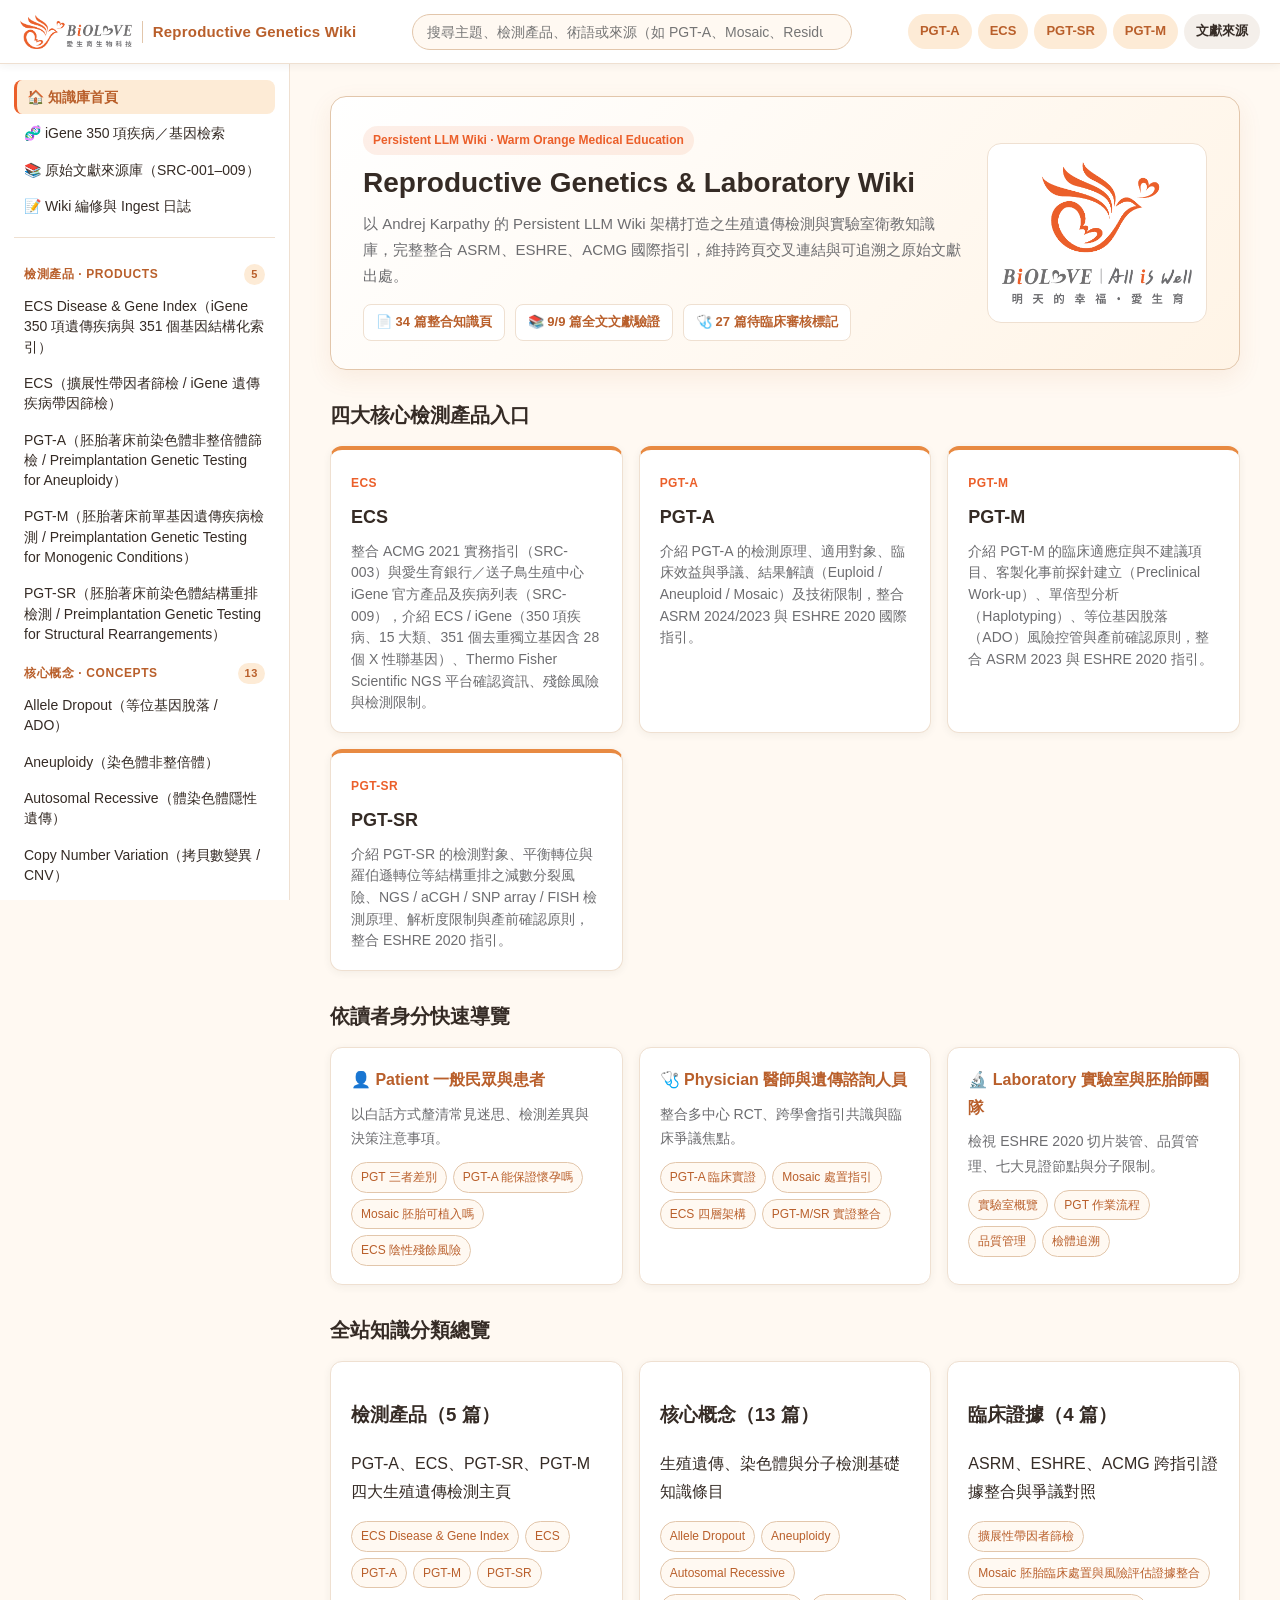
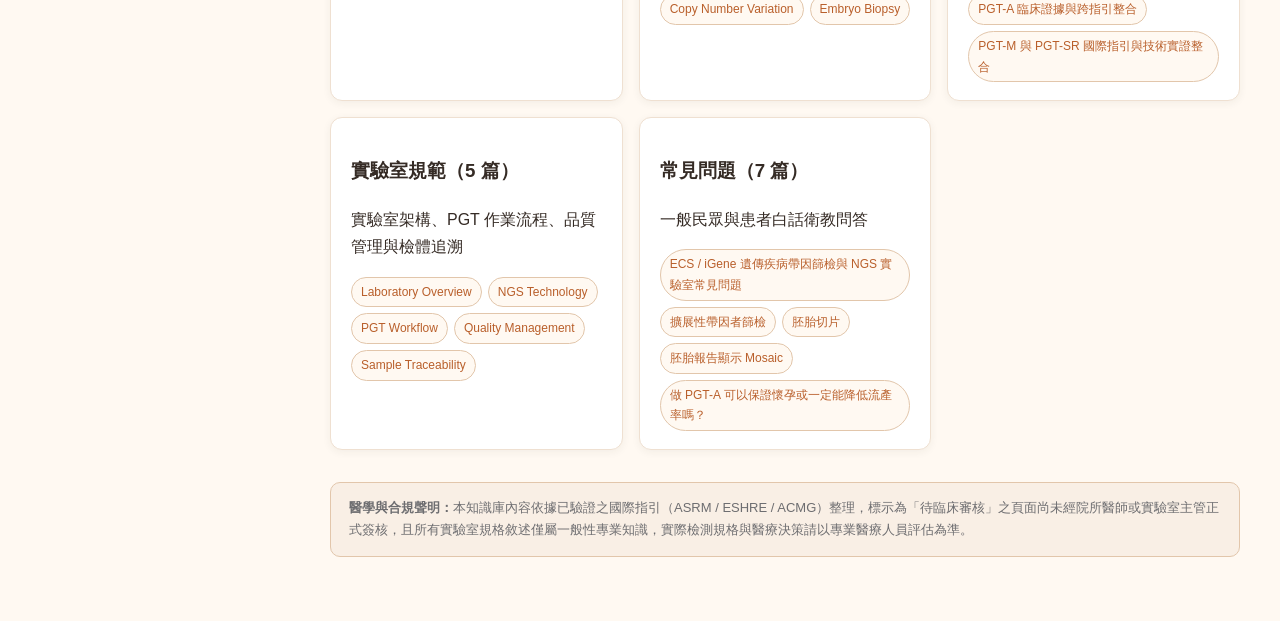
<file: wiki_browser/index.html>
<!DOCTYPE html>
<html lang="zh-Hant">
<head>
  <meta charset="UTF-8" />
  <meta name="viewport" content="width=device-width, initial-scale=1.0" />
  <title>Reproductive Genetics &amp; Laboratory Wiki — 生殖遺傳與實驗室知識庫</title>
  <link rel="icon" type="image/png" href="../assets/biolove-2.png" />
  <link rel="stylesheet" href="styles.css" />
</head>
<body>
  <header class="topbar">
    <div class="topbar-left">
      <button id="menu-toggle" class="icon-btn" aria-label="切換側邊導覽" title="切換側邊導覽">☰</button>
      <a href="#home" class="brand-link" id="brand-home-link">
        <img src="../assets/biolove-3.png" alt="BiOLOVE 愛生育生物科技" class="brand-logo" />
        <span class="brand-divider"></span>
        <span class="brand-subtitle">Reproductive Genetics Wiki</span>
      </a>
    </div>
    <div class="topbar-search">
      <input
        type="search"
        id="search-input"
        placeholder="搜尋主題、檢測產品、術語或來源（如 PGT-A、Mosaic、Residual Risk、SRC-001）..."
        aria-label="搜尋 Wiki 知識庫"
      />
      <div id="search-results" class="search-dropdown hidden" role="listbox"></div>
    </div>
    <nav class="topbar-quick-nav" aria-label="主要產品快捷入口">
      <a href="#page/products/pgt-a.md" class="pill-link">PGT-A</a>
      <a href="#page/products/ecs.md" class="pill-link">ECS</a>
      <a href="#page/products/pgt-sr.md" class="pill-link">PGT-SR</a>
      <a href="#page/products/pgt-m.md" class="pill-link">PGT-M</a>
      <a href="#sources" class="pill-link pill-muted">文獻來源</a>
    </nav>
  </header>

  <div class="layout">
    <aside id="sidebar" class="sidebar" aria-label="知識分類導覽">
      <div class="sidebar-inner">
        <div class="nav-group">
          <a href="#home" class="nav-item nav-home" data-route="home">🏠 知識庫首頁</a>
          <a href="#page/products/ecs-disease-gene-index.md" class="nav-item" data-route="igene-explorer">🧬 iGene 350 項疾病／基因檢索</a>
          <a href="#sources" class="nav-item" data-route="sources">📚 原始文獻來源庫（SRC-001–009）</a>
          <a href="#log" class="nav-item" data-route="log">📝 Wiki 編修與 Ingest 日誌</a>
        </div>
        <div id="category-nav"></div>
        <div class="sidebar-footer">
          <img src="../assets/biolove-4.png" alt="BiOLOVE" class="sidebar-footer-logo" />
          <p class="sidebar-note">Persistent LLM Wiki · Phase 1<br />暖橘色醫學衛教知識庫</p>
        </div>
      </div>
    </aside>

    <div id="sidebar-backdrop" class="sidebar-backdrop hidden"></div>

    <main id="main-content" class="main-content" tabindex="-1">
      <!-- Dynamic view rendered by app.js -->
    </main>
  </div>

  <script src="wiki_data.js"></script>
  <script src="app.js"></script>
</body>
</html>
</file>
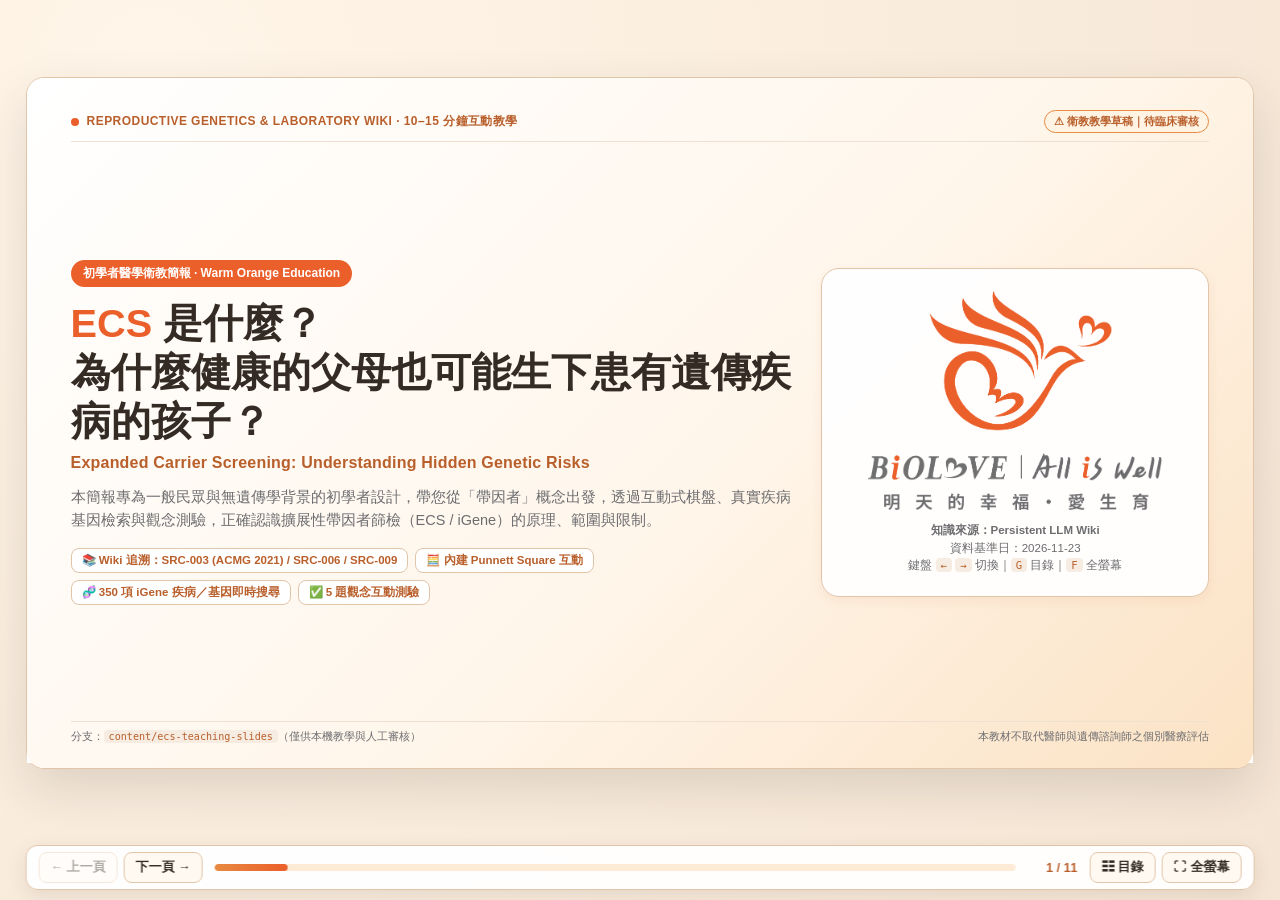
<file: presentations/ecs-teaching-slides/index.html>
<!DOCTYPE html>
<html lang="zh-Hant">
<head>
  <meta charset="UTF-8" />
  <meta name="viewport" content="width=device-width, initial-scale=1.0" />
  <title>ECS 是什麼？為什麼健康的父母也可能生下患有遺傳疾病的孩子？</title>
  <link rel="icon" type="image/png" href="../../assets/biolove-2.png" />
  <link rel="stylesheet" href="styles.css" />
</head>
<body>
  <div class="deck-shell">
    <main class="stage" id="stage" aria-live="polite">

      <!-- SLIDE 1: COVER -->
      <section class="slide slide-cover active" data-title="Slide 1：封面與教學目標">
        <div class="slide-head">
          <span class="kicker"><span class="dot"></span>Reproductive Genetics &amp; Laboratory Wiki · 10–15 分鐘互動教學</span>
          <div class="head-right">
            <span class="status-badge">⚠ 衛教教學草稿｜待臨床審核</span>
          </div>
        </div>
        <div class="cover-grid">
          <div>
            <span class="cover-pill">初學者醫學衛教簡報 · Warm Orange Education</span>
            <h1 class="cover-title"><span>ECS</span> 是什麼？<br />為什麼健康的父母也可能生下患有遺傳疾病的孩子？</h1>
            <p class="cover-en">Expanded Carrier Screening: Understanding Hidden Genetic Risks</p>
            <p class="cover-desc">
              本簡報專為一般民眾與無遺傳學背景的初學者設計，帶您從「帶因者」概念出發，透過互動式棋盤、真實疾病基因檢索與觀念測驗，正確認識擴展性帶因者篩檢（ECS / iGene）的原理、範圍與限制。
            </p>
            <div class="chip-row">
              <span class="chip">📚 Wiki 追溯：SRC-003 (ACMG 2021) / SRC-006 / SRC-009</span>
              <span class="chip">🧮 內建 Punnett Square 互動</span>
              <span class="chip">🧬 350 項 iGene 疾病／基因即時搜尋</span>
              <span class="chip">✅ 5 題觀念互動測驗</span>
            </div>
          </div>
          <div class="brand-card">
            <img src="../../assets/biolove-5.png" alt="BiOLOVE 愛生育生物科技 — 明天的幸福・愛生育" />
            <p>
              <strong>知識來源：Persistent LLM Wiki</strong><br />
              資料基準日：2026-11-23<br />
              鍵盤 <code>←</code> <code>→</code> 切換｜<code>G</code> 目錄｜<code>F</code> 全螢幕
            </p>
          </div>
        </div>
        <div class="slide-foot">
          <span>分支：<code>content/ecs-teaching-slides</code>（僅供本機教學與人工審核）</span>
          <span>本教材不取代醫師與遺傳諮詢師之個別醫療評估</span>
        </div>
      </section>

      <!-- SLIDE 2: WHAT IS A CARRIER? -->
      <section class="slide" data-title="Slide 2：什麼是基因與帶因者（Carrier）？">
        <div class="slide-head">
          <span class="kicker"><span class="dot"></span>Slide 02 · What Is a Carrier?</span>
          <div class="head-right">
            <span class="status-badge">待臨床審核</span>
            <img src="../../assets/biolove-4.png" alt="BiOLOVE" class="head-logo" />
          </div>
        </div>
        <h2>什麼是基因、遺傳變異與「無症狀帶因者（Carrier）」？</h2>
        <p class="lead">每個細胞（除生殖細胞外）均含 23 對（46 條）染色體，成對基因分別來自父親與母親；這正是健康父母仍可能默默攜帶隱性遺傳風險的生物學原因 <span class="cite">SRC-003</span> <span class="cite">SRC-009</span>。</p>
        <div class="slide-body">
          <div class="grid-3" style="margin-bottom:10px;">
            <div class="card card-top">
              <h3>🧬 基因（Gene）與變異</h3>
              <p>基因是構成染色體的 DNA 指令片段，負責指導身體運作。當單一基因出現影響功能的<strong>致病性變異（Pathogenic Variant）</strong>，即可能引發單基因遺傳疾病 <span class="cite">SRC-005</span> <span class="cite">SRC-009</span>。</p>
            </div>
            <div class="card card-top">
              <h3>🧩 什麼是帶因者（Carrier）？</h3>
              <p>在體染色體隱性遺傳中，成對的兩個等位基因裡<strong>僅有一個帶有致病變異、另一個為正常</strong>的個體，稱為帶因者（常記作 <code>Aa</code>）<span class="cite">SRC-003</span>。</p>
            </div>
            <div class="card card-brand">
              <h3>🌿 為什麼帶因者通常沒症狀？</h3>
              <p>另一條染色體上的<strong>正常基因副本（A）</strong>通常足以維持細胞正常功能，因此絕大多數隱性帶因者完全健康、家族中也從未出現過病史 <span class="cite">SRC-003</span> <span class="cite">SRC-009</span>。</p>
            </div>
          </div>
          <div class="card card-soft" style="padding:10px 14px;">
            <svg viewBox="0 0 820 90" width="100%" aria-label="成對基因與無症狀帶因者圖解">
              <rect x="8" y="10" width="245" height="70" rx="12" fill="#ECF7EF" stroke="#225E38" stroke-width="1.5"/>
              <text x="130" y="34" text-anchor="middle" font-size="13.5" font-weight="800" fill="#225E38">未帶因（AA）</text>
              <text x="130" y="54" text-anchor="middle" font-size="11.5" fill="#352B25">兩份基因副本皆正常</text>
              <text x="130" y="70" text-anchor="middle" font-size="11" fill="#6D6D70">健康、不具該基因隱性帶因風險</text>

              <rect x="286" y="10" width="248" height="70" rx="12" fill="#FFF3E3" stroke="#E88A42" stroke-width="1.8"/>
              <text x="410" y="34" text-anchor="middle" font-size="13.5" font-weight="800" fill="#B95F2B">無症狀帶因者（Aa）</text>
              <text x="410" y="54" text-anchor="middle" font-size="11.5" fill="#352B25">1 份正常 + 1 份致病變異</text>
              <text x="410" y="70" text-anchor="middle" font-size="11" fill="#6D6D70">本人通常健康，但可能傳給下一代</text>

              <rect x="567" y="10" width="245" height="70" rx="12" fill="#FFEAE4" stroke="#B93516" stroke-width="1.5"/>
              <text x="690" y="34" text-anchor="middle" font-size="13.5" font-weight="800" fill="#B93516">雙等位基因變異（aa）</text>
              <text x="690" y="54" text-anchor="middle" font-size="11.5" fill="#352B25">同時遺傳自父母雙方的變異副本</text>
              <text x="690" y="70" text-anchor="middle" font-size="11" fill="#B93516">可能表現該體染色體隱性遺傳疾病</text>
            </svg>
          </div>
        </div>
        <div class="slide-foot">
          <span>Wiki 來源：<code>concepts/monogenic-disease.md</code>、<code>concepts/autosomal-recessive.md</code></span>
          <span>Sources: SRC-003 (ACMG 2021), SRC-005, SRC-009</span>
        </div>
      </section>

      <!-- SLIDE 3: AUTOSOMAL RECESSIVE + INTERACTIVE PUNNETT SQUARE -->
      <section class="slide" data-title="Slide 3：常染色體隱性遺傳與互動 Punnett Square">
        <div class="slide-head">
          <span class="kicker"><span class="dot"></span>Slide 03 · Autosomal Recessive Inheritance（互動練習）</span>
          <div class="head-right">
            <span class="status-badge">待臨床審核</span>
            <img src="../../assets/biolove-4.png" alt="BiOLOVE" class="head-logo" />
          </div>
        </div>
        <h2>常染色體隱性遺傳：動手操作 Punnett Square 棋盤</h2>
        <div class="slide-body">
          <div class="grid-2-asym">
            <div class="card card-brand">
              <h3>🎛 切換親代基因型（預設標準案例：Aa × Aa）</h3>
              <div class="punnett-controls">
                <div class="punnett-select-group">
                  <label for="parent-a">父：</label>
                  <select id="parent-a" aria-label="選擇父親基因型">
                    <option value="AA">AA（未帶因）</option>
                    <option value="Aa" selected>Aa（帶因者）</option>
                    <option value="aa">aa（雙變異）</option>
                  </select>
                </div>
                <div class="punnett-select-group">
                  <label for="parent-b">母：</label>
                  <select id="parent-b" aria-label="選擇母親基因型">
                    <option value="AA">AA（未帶因）</option>
                    <option value="Aa" selected>Aa（帶因者）</option>
                    <option value="aa">aa（雙變異）</option>
                  </select>
                </div>
                <button class="preset-btn active" data-preset="Aa,Aa">Aa × Aa 雙帶因</button>
                <button class="preset-btn" data-preset="Aa,AA">Aa × AA 單帶因</button>
              </div>
              <table class="punnett-table" id="punnett-table" aria-label="常染色體隱性遺傳 Punnett Square">
                <thead>
                  <tr>
                    <th>配子組合</th>
                    <th id="col-h1">母：A</th>
                    <th id="col-h2">母：a</th>
                  </tr>
                </thead>
                <tbody>
                  <tr>
                    <th id="row-h1">父：A</th>
                    <td class="punnett-cell" id="cell-00"></td>
                    <td class="punnett-cell" id="cell-01"></td>
                  </tr>
                  <tr>
                    <th id="row-h2">父：a</th>
                    <td class="punnett-cell" id="cell-10"></td>
                    <td class="punnett-cell" id="cell-11"></td>
                  </tr>
                </tbody>
              </table>
            </div>

            <div class="card card-soft" style="display:flex;flex-direction:column;justify-content:space-between;">
              <div>
                <h3>📊 每次懷孕之理論子代基因型分布</h3>
                <div class="ratio-bar" aria-hidden="true">
                  <div class="ratio-seg seg-AA" id="bar-AA" style="width:25%"></div>
                  <div class="ratio-seg seg-Aa" id="bar-Aa" style="width:50%"></div>
                  <div class="ratio-seg seg-aa" id="bar-aa" style="width:25%"></div>
                </div>
                <div class="ratio-legend">
                  <div class="ratio-pill geno-AA"><span id="pct-AA">25%</span> AA<br /><small>未帶因</small></div>
                  <div class="ratio-pill geno-Aa"><span id="pct-Aa">50%</span> Aa<br /><small>帶因者</small></div>
                  <div class="ratio-pill geno-aa"><span id="pct-aa">25%</span> aa<br /><small>雙變異（罹病風險）</small></div>
                </div>
                <p id="punnett-explain" style="margin-top:10px;"></p>
              </div>
              <div class="callout" style="margin-top:8px;">
                <strong>模型前提標示：</strong>本互動僅適用於<strong>單基因常染色體隱性遺傳模型（Aa × Aa 等配對）下每次懷孕之理論基因型機率</strong>（不分胎兒性別，且每次懷孕各自獨立），<strong>不代表所有 ECS 疾病的實際臨床發病率</strong>，亦不適用 X-linked 或多因子遺傳 <span class="cite">SRC-003</span>。
              </div>
            </div>
          </div>
        </div>
        <div class="slide-foot">
          <span>Wiki 來源：<code>concepts/autosomal-recessive.md</code>、<code>products/ecs.md</code></span>
          <span>Sources: SRC-003 (ACMG 2021), SRC-009 (iGene AR 佔 319 項)</span>
        </div>
      </section>

      <!-- SLIDE 4: X-LINKED INHERITANCE -->
      <section class="slide" data-title="Slide 4：X-linked 性聯遺傳基本概念">
        <div class="slide-head">
          <span class="kicker"><span class="dot"></span>Slide 04 · X-linked Inheritance（可切換親代情境）</span>
          <div class="head-right">
            <span class="status-badge">待臨床審核</span>
            <img src="../../assets/biolove-4.png" alt="BiOLOVE" class="head-logo" />
          </div>
        </div>
        <h2>X 染色體性聯遺傳：為什麼男女傳遞與風險不同？</h2>
        <p class="lead">致病基因位於 X 性染色體上；因男性僅有一條 X（<code>XY</code>）、女性有兩條 X（<code>XX</code>），親代帶因來源不同會產生截然不同的子代傳遞機率 <span class="cite">SRC-003</span>。</p>
        <div class="slide-body">
          <div class="mode-tabs" role="tablist">
            <button class="mode-btn active" data-xmode="mother">情境 A（ECS 核心）：母親為帶因者（X*X × XY）</button>
            <button class="mode-btn" data-xmode="father">情境 B（對照）：父親帶變異 X（XX × X*Y）</button>
          </div>
          <div class="grid-2">
            <div class="card card-brand" id="xlinked-diagram-card">
              <!-- Populated by app.js -->
            </div>
            <div class="card card-soft" id="xlinked-text-card">
              <!-- Populated by app.js -->
            </div>
          </div>
          <div class="callout">
            <strong>避免不當概括：</strong>X-linked 疾病涵蓋多種不同基因與機轉（ACMG 2021 列出 16 個建議基因；iGene 包含 28 個 XL 基因，含 <em>DMD</em>、<em>F8</em>、<em>F9</em>、<em>G6PD</em> 等）。<strong>女性帶因者並非全都無症狀</strong>（受 X 染色體去活化影響可能呈現輕重不等表型），且部分疾病具高比例新發突變，須由遺傳諮詢師依個別基因說明 <span class="cite">SRC-003</span> <span class="cite">SRC-009</span>。
          </div>
        </div>
        <div class="slide-foot">
          <span>Wiki 來源：<code>concepts/x-linked-inheritance.md</code>（另記錄 GAP-02 父親傳遞補充）</span>
          <span>Sources: SRC-003 (ACMG 2021), SRC-009</span>
        </div>
      </section>

      <!-- SLIDE 5: WHAT IS ECS? -->
      <section class="slide" data-title="Slide 5：什麼是 ECS 擴展性帶因者篩檢？">
        <div class="slide-head">
          <span class="kicker"><span class="dot"></span>Slide 05 · What Is ECS?</span>
          <div class="head-right">
            <span class="status-badge">待臨床審核</span>
            <img src="../../assets/biolove-4.png" alt="BiOLOVE" class="head-logo" />
          </div>
        </div>
        <h2>什麼是 ECS（Expanded Carrier Screening）？與傳統篩檢有何不同？</h2>
        <div class="slide-body">
          <div class="grid-2" style="margin-bottom:10px;">
            <div class="card card-top">
              <h3>🔍 檢測目的與定位</h3>
              <ul>
                <li>利用高通量基因定序（NGS），於<strong>孕前或孕早期</strong>一次同步篩檢數十至數百種體染色體隱性（AR）與 X 性聯（XL）單基因帶因狀態 <span class="cite">SRC-003</span>。</li>
                <li>核心目的在於<strong>提早識別原本無家族史的高風險伴侶</strong>，讓伴侶在充分知情下保留最完整的自主生育選擇 <span class="cite">SRC-003</span>。</li>
              </ul>
            </div>
            <div class="card card-brand">
              <h3>🆚 與個別疾病／傳統族群篩檢之差異</h3>
              <ul>
                <li><strong>傳統篩檢：</strong>過去依自述種族僅篩檢少數特定疾病（如 Tay–Sachs、囊性纖維化 CF、脊髓性肌肉萎縮症 SMA）<span class="cite">SRC-003</span>。</li>
                <li><strong>現代 ECS（ACMG 2021 分層）：</strong>改採<strong>族群中立（panethnic）</strong>設計；ACMG 建議向所有備孕及孕期族群提供 <strong>Tier 3</strong>（任一族群帶因率 ≥ 1/200 及 16 個 XL 基因），而非依賴種族推測 <span class="cite">SRC-003</span>。</li>
              </ul>
            </div>
          </div>
          <div class="grid-4">
            <div class="card card-soft"><strong>Tier 1</strong><p>CF、SMA ＋ 個人／家族史評估</p></div>
            <div class="card card-soft"><strong>Tier 2</strong><p>帶因頻率 ≥ 1/100 之隱性疾病</p></div>
            <div class="card card-brand"><strong>★ Tier 3（ACMG 建議）</strong><p>帶因頻率 ≥ 1/200 ＋ 16 個 XL 基因（族群中立提供）</p></div>
            <div class="card card-soft"><strong>Tier 4</strong><p>&lt; 1/200 超罕見基因（保留於近親聯姻或明確家族史）</p></div>
          </div>
          <div class="callout">
            <strong>為什麼建議在「孕前」優先考慮？</strong>ACMG 2021 指出孕前受檢比孕期壓力更小，且可保有所有生育選項（包含自然懷孕＋產前診斷、IVF 合併 PGT-M、配子受贈或領養）；已懷孕者亦可於孕早期討論 <span class="cite">SRC-003</span>。
          </div>
        </div>
        <div class="slide-foot">
          <span>Wiki 來源：<code>products/ecs.md</code>、<code>evidence/ecs-clinical-evidence.md</code></span>
          <span>Source: SRC-003 (ACMG 2021 Practice Resource)</span>
        </div>
      </section>

      <!-- SLIDE 6: HOW DOES ECS WORK? -->
      <section class="slide" data-title="Slide 6：ECS 檢測如何運作與實驗室規格邊界">
        <div class="slide-head">
          <span class="kicker"><span class="dot"></span>Slide 06 · How Does ECS Work?</span>
          <div class="head-right">
            <span class="status-badge">⚙ 部分技術參數待驗證</span>
            <img src="../../assets/biolove-4.png" alt="BiOLOVE" class="head-logo" />
          </div>
        </div>
        <h2>ECS 怎麼做？從抽血到報告的五步驟與實驗室技術邊界</h2>
        <div class="slide-body">
          <div class="pipeline" aria-label="ECS 檢測五步驟流程">
            <div class="pipe-step">
              <span class="pipe-num">1</span>
              <strong>檢體採集</strong>
              <span>抽取周邊血液樣本並完成身分標示核對 <span class="cite">SRC-009</span></span>
            </div>
            <div class="pipe-step">
              <span class="pipe-num">2</span>
              <strong>DNA 分析萃取</strong>
              <span>萃取白血球基因體 DNA 並進行品質確認 <span class="cite">SRC-009</span></span>
            </div>
            <div class="pipe-step">
              <span class="pipe-num">3</span>
              <strong>NGS 目標區間定序</strong>
              <span>針對清單所列目標基因編碼與關鍵區進行高通量定序 <span class="cite">SRC-003</span></span>
            </div>
            <div class="pipe-step">
              <span class="pipe-num">4</span>
              <strong>變異判讀<br />(Variant Interpretation)</strong>
              <span>生資分析比對致病性／可能致病性變異 <span class="cite">SRC-003</span></span>
            </div>
            <div class="pipe-step">
              <span class="pipe-num">5</span>
              <strong>帶因篩檢報告</strong>
              <span>核發報告並搭配檢後遺傳諮詢與伴侶追蹤 <span class="cite">SRC-003</span></span>
            </div>
          </div>

          <div class="grid-2">
            <div class="card card-brand">
              <h3>✅ 本實驗室已確認資訊（與一般原理區分）</h3>
              <ul>
                <li><strong>已確認定序技術：</strong>本實驗室採用 <strong>Thermo Fisher Scientific / Ion Torrent NGS</strong> 定序技術。</li>
                <li><strong>已確認 ECS 晶片規格：</strong>ECS（iGene）採用 <strong><code>530</code>（Ion 530）晶片</strong>（與 PGT-A 採用之 <code>520</code> 晶片分開管理，不假定共用流程）。</li>
                <li><strong>已確認產品與官方檢驗限制：</strong>對應 iGene 350 項疾病清單，採周邊血目標區間 NGS <span class="cite">SRC-009</span>。</li>
              </ul>
            </div>
            <div class="card card-soft">
              <h3>⚙ 尚未確認規格（Pending Technical Verification）</h3>
              <ul>
                <li><strong>不得自行宣稱或推定：</strong>具體 Ion Torrent 儀器型號、ECS 定序覆蓋深度（Coverage）、讀長（Read Length）、Low-VAF 偵測下限、各變異類型實測分析靈敏度／特異度、報告週期（TAT）及有效認證狀態（ISO 15189 / LDTs / CAP 等）。</li>
                <li>以上待實驗室主管提供正式 Validation Report、SOP 與有效證書後方可補入，亦不以原廠一般性能代替實測值。</li>
              </ul>
            </div>
          </div>
        </div>
        <div class="slide-foot">
          <span>Wiki 來源：<code>laboratory/ngs-technology.md</code>、<code>products/ecs.md</code></span>
          <span>Sources: SRC-003, SRC-009 + Lab Technical Verification (2026-11-23)</span>
        </div>
      </section>

      <!-- SLIDE 7: IGENE ECS PANEL + LIVE GENE SEARCH -->
      <section class="slide" data-title="Slide 7：iGene ECS 篩檢範圍與即時疾病／基因搜尋">
        <div class="slide-head">
          <span class="kicker"><span class="dot"></span>Slide 07 · iGene ECS Panel（350 項真實資料互動搜尋）</span>
          <div class="head-right">
            <span class="status-badge">product_spec_verified｜待臨床審核</span>
            <img src="../../assets/biolove-4.png" alt="BiOLOVE" class="head-logo" />
          </div>
        </div>
        <h2>iGene ECS 實際檢測範圍與即時疾病／基因查詢</h2>
        <div class="slide-body" style="justify-content:flex-start;">
          <div class="kpi-strip">
            <div class="kpi-box"><b>350 種疾病</b><span>官網標示與實測擷取完全一致</span></div>
            <div class="kpi-box"><b>351 個基因</b><span>去重獨立基因（含雙基因 <code>HBA1/HBA2</code>）</span></div>
            <div class="kpi-box"><b>15 大分類</b><span>AR 319｜XL 28｜AR/AD 3 筆</span></div>
            <div class="kpi-box"><b>28 個 XL 基因</b><span>不含重複擴增型 <em>FMR1</em>（見下方說明）</span></div>
          </div>

          <div class="search-controls">
            <input type="search" id="gene-search-input" placeholder="搜尋中文病名、英文病名或 Gene Symbol（如 SMN1、HBA1、G6PD、地中海、CFTR）..." aria-label="搜尋 iGene 疾病或基因" />
            <select id="gene-inh-filter" aria-label="依遺傳模式篩選">
              <option value="">全部遺傳模式 (350)</option>
              <option value="AR">AR — 體染色體隱性 (319)</option>
              <option value="XL">XL — X 染色體性聯 (28)</option>
              <option value="AR/AD">AR/AD — 隱性／顯性 (3)</option>
            </select>
            <select id="gene-cat-filter" aria-label="依 15 大分類篩選">
              <option value="">全部 15 大疾病分類</option>
            </select>
          </div>

          <div class="quick-gene-bar">
            <div style="display:flex;flex-wrap:wrap;gap:5px;align-items:center;">
              <span>快速試查：</span>
              <button class="preset-btn" data-q="SMN1">SMN1</button>
              <button class="preset-btn" data-q="HBA1">HBA1/HBA2</button>
              <button class="preset-btn" data-q="G6PD">G6PD</button>
              <button class="preset-btn" data-q="CFTR">CFTR</button>
              <button class="preset-btn" data-q="DMD">DMD</button>
              <button class="preset-btn" data-q="FMR1">FMR1 (確認未收錄)</button>
              <button class="preset-btn" data-q="">重設</button>
            </div>
            <strong id="gene-result-count" style="color:#B95F2B;"></strong>
          </div>

          <div class="search-table-box">
            <table class="gene-table" aria-label="iGene 350 項疾病與基因清單">
              <thead>
                <tr>
                  <th style="width:42px;">#</th>
                  <th>疾病名稱（中／英）</th>
                  <th style="width:94px;">基因</th>
                  <th style="width:68px;">遺傳模式</th>
                  <th style="width:118px;">族群</th>
                  <th style="width:92px;">帶因率</th>
                  <th style="width:64px;">檢出率</th>
                </tr>
              </thead>
              <tbody id="gene-table-body"></tbody>
            </table>
          </div>

          <div class="callout" style="margin-top:7px;padding:7px 11px;font-size:11.5px;">
            <strong>透明揭露與限制：</strong>① <strong>350 種疾病 ≠ 350 個基因</strong>（甲型地貧同時含 <code>HBA1/HBA2</code>，共 351 個獨立基因）；② ACMG 建議之 <em>FMR1</em>（X 染色體脆折症）因屬三核苷酸重複擴增，<strong>未列於此 350 項 NGS 清單</strong>；③ 官網檢出率（76%–99%）非所有變異類型之統一分析敏感度 <span class="cite">SRC-003</span> <span class="cite">SRC-009</span>。
          </div>
        </div>
        <div class="slide-foot">
          <span>資料來源：<code>raw/structured/igene_disease_list.json</code>（擷取日期：2026-11-23）</span>
          <span>Wiki 來源：<code>products/ecs-disease-gene-index.md</code></span>
        </div>
      </section>

      <!-- SLIDE 8: WHO SHOULD CONSIDER TESTING? -->
      <section class="slide" data-title="Slide 8：誰可以考慮帶因者篩檢？">
        <div class="slide-head">
          <span class="kicker"><span class="dot"></span>Slide 08 · Who Should Consider Testing?</span>
          <div class="head-right">
            <span class="status-badge">待臨床審核</span>
            <img src="../../assets/biolove-4.png" alt="BiOLOVE" class="head-logo" />
          </div>
        </div>
        <h2>誰可以考慮接受帶因者篩檢？（情境式教學參考）</h2>
        <p class="lead">ACMG 2021 強調帶因者篩檢是<strong>自願選項，並非所有人都「必須」接受</strong>；以下為門診常見會主動了解或討論的情境（不構成個人化醫療建議）<span class="cite">SRC-003</span> <span class="cite">SRC-009</span>：</p>
        <div class="slide-body">
          <div class="grid-2" style="margin-bottom:10px;">
            <div class="card card-top">
              <h3>🌱 情境 1：一般婚前與備孕伴侶</h3>
              <p>無已知家族病史，但希望在懷孕前預先了解隱性與 X 性聯帶因風險。ACMG 建議以族群中立方式向所有備孕及孕期患者提供篩檢資訊，並尊重婉拒受檢的權利 <span class="cite">SRC-003</span>。</p>
            </div>
            <div class="card card-top">
              <h3>🧬 情境 2：家族病史或近親聯姻伴侶</h3>
              <p>血緣較近會增加雙方攜帶相同罕見隱性變異之機率；若家族已有確診疾病或曾生育異常子代，應由遺傳專科評估一般篩檢是否足夠或需針對性基因診斷 <span class="cite">SRC-003</span> <span class="cite">SRC-009</span>。</p>
            </div>
            <div class="card card-brand">
              <h3>🔬 情境 3：計畫人工生殖（IVF）或精卵捐受贈</h3>
              <p>進入 IVF 療程前完成評估，可確認是否需銜接客製化 PGT-M 或精卵捐受贈風險配對（ASRM 2023 提醒：不應僅為排除無症狀隱性帶因而執行 PGT-M）<span class="cite">SRC-006</span> <span class="cite">SRC-009</span>。</p>
            </div>
            <div class="card card-brand">
              <h3>🤰 情境 4：已懷孕中且先前未篩檢者</h3>
              <p>孕早期仍可自主考慮是否補測；若時程較緊，夫妻同步檢測可縮短等待報告時間，以利必要時及早進行遺傳諮詢與產前檢查討論 <span class="cite">SRC-003</span> <span class="cite">SRC-009</span>。</p>
            </div>
          </div>
          <div class="callout">
            <strong>自主知情原則：</strong>每位伴侶的生育規劃與價值觀皆不同；「要不要做 ECS」、「先驗一人還是夫妻同驗」，請在檢前與醫師或遺傳諮詢師充分討論後再自行決定 <span class="cite">SRC-003</span>。
          </div>
        </div>
        <div class="slide-foot">
          <span>Wiki 來源：<code>products/ecs.md</code>、<code>concepts/genetic-counseling.md</code></span>
          <span>Sources: SRC-003 (ACMG 2021), SRC-006 (ASRM 2023), SRC-009</span>
        </div>
      </section>

      <!-- SLIDE 9: UNDERSTANDING RESULTS & RESIDUAL RISK -->
      <section class="slide" data-title="Slide 9：看懂篩檢結果與 Residual Risk">
        <div class="slide-head">
          <span class="kicker"><span class="dot"></span>Slide 09 · Understanding Results &amp; Residual Risk</span>
          <div class="head-right">
            <span class="status-badge">待臨床審核</span>
            <img src="../../assets/biolove-4.png" alt="BiOLOVE" class="head-logo" />
          </div>
        </div>
        <h2>看懂報告關鍵詞：陽性、陰性與「殘餘風險（Residual Risk）」</h2>
        <div class="slide-body">
          <div class="grid-2" style="margin-bottom:10px;">
            <div class="card card-brand">
              <h3>🟡 Carrier Detected（檢出帶因）</h3>
              <ul>
                <li><strong>不等同本人罹患疾病！</strong>多數體染色體隱性帶因者完全健康無症狀 <span class="cite">SRC-003</span>。</li>
                <li><strong>Couple Risk（伴侶共同風險）：</strong>AR 單方帶因時應檢驗另一半；唯有<strong>雙方同基因帶因</strong>（AR 每次 25% 罹病）或<strong>女性為 XL 帶因</strong>（每次 50% 傳遞變異 X）才具顯著子代罹病風險 <span class="cite">SRC-003</span>。</li>
                <li><strong>AR/AD 基因（3 項）：</strong>須由遺傳專家依具體位點評估隱性或顯性致病機制 <span class="cite">SRC-009</span>。</li>
              </ul>
            </div>
            <div class="card card-top">
              <h3>🟢 No Reportable Variant Detected（未檢出目標變異）</h3>
              <ul>
                <li>代表大幅降低成為受檢疾病帶因者的機率，<strong>但絕不代表零風險！</strong></li>
                <li><strong>Residual Risk（殘餘風險）：</strong>單一疾病估算為 <code>族群帶因率 × (1 − 檢測率)</code>，<strong>任何疾病的殘餘風險永遠不會是零</strong>；多基因套組亦無法給出單一精確整體百分比 <span class="cite">SRC-003</span>。</li>
                <li><strong>四大技術限制：</strong>無法偵測大片段缺失／插入／倒轉／重複擴增（如 <em>FMR1</em>）、非目標內含子變異、新發突變與染色體數目異常 <span class="cite">SRC-003</span> <span class="cite">SRC-009</span>。</li>
              </ul>
            </div>
          </div>
          <div class="callout callout-alert">
            <strong>Genetic Counseling（遺傳諮詢）與不可逾越護欄：</strong>① <strong>ECS 陰性無法保證完全排除遺傳疾病風險</strong>，亦不能取代常規產檢與出生後<strong>新生兒篩檢</strong>；② 檢出高風險伴侶應透過遺傳諮詢評估自然懷孕搭配產前診斷、IVF 合併 PGT-M、配子受贈或領養等自主選項 <span class="cite">SRC-003</span> <span class="cite">SRC-006</span> <span class="cite">SRC-009</span>。
          </div>
        </div>
        <div class="slide-foot">
          <span>Wiki 來源：<code>concepts/residual-risk.md</code>、<code>faq/ecs-faq.md</code>、<code>products/ecs.md</code></span>
          <span>Sources: SRC-003 (ACMG 2021), SRC-006, SRC-009</span>
        </div>
      </section>

      <!-- SLIDE 10: 5-QUESTION INTERACTIVE KNOWLEDGE QUIZ -->
      <section class="slide" data-title="Slide 10：5 題互動觀念測驗">
        <div class="slide-head">
          <span class="kicker"><span class="dot"></span>Slide 10 · Interactive Knowledge Quiz（5 題互動檢核）</span>
          <div class="head-right">
            <span class="status-badge">教學互動測驗</span>
            <img src="../../assets/biolove-4.png" alt="BiOLOVE" class="head-logo" />
          </div>
        </div>
        <h2>學習成果檢核：5 題快速確認核心觀念</h2>
        <div class="slide-body">
          <div class="quiz-shell" id="quiz-shell">
            <div class="quiz-topbar">
              <div class="quiz-tabs" id="quiz-tabs" role="tablist" aria-label="測驗題號切換"></div>
              <span class="quiz-score-pill" id="quiz-score">已作答 0 / 5｜正確 0 題</span>
            </div>
            <p class="quiz-question" id="quiz-question"></p>
            <div class="quiz-options-grid" id="quiz-options"></div>
            <div class="quiz-feedback-box" id="quiz-feedback">請選擇一個答案以查看詳細解析與對應 Wiki 來源。</div>
            <div class="quiz-actions">
              <div style="display:flex;gap:8px;">
                <button class="ctrl-btn" id="quiz-prev">← 上一題</button>
                <button class="ctrl-btn" id="quiz-next">下一題 →</button>
              </div>
              <button class="ctrl-btn" id="quiz-reset">↺ 重新作答</button>
            </div>
          </div>
        </div>
        <div class="slide-foot">
          <span>本測驗僅於本機瀏覽器即時回饋，不記錄或上傳任何個人作答資料</span>
          <span>所有解析均對應本專案 Persistent Wiki 與 SRC-003 / SRC-006 / SRC-009</span>
        </div>
      </section>

      <!-- SLIDE 11: SUMMARY & REFERENCES -->
      <section class="slide" data-title="Slide 11：核心總結、Wiki 連結與文獻來源">
        <div class="slide-head">
          <span class="kicker"><span class="dot"></span>Slide 11 · Summary &amp; References</span>
          <div class="head-right">
            <span class="status-badge">⚠ 衛教草稿｜待臨床審核</span>
            <img src="../../assets/biolove-4.png" alt="BiOLOVE" class="head-logo" />
          </div>
        </div>
        <h2>重點總結、延伸閱讀與可追溯文獻來源</h2>
        <div class="slide-body">
          <div class="grid-2" style="margin-bottom:10px;">
            <div class="card card-brand">
              <h3>🎯 5 大核心學習帶走重點</h3>
              <ol>
                <li><strong>健康父母仍可能是無症狀帶因者：</strong>單一隱性變異副本多不影響本人健康 <span class="cite">SRC-003</span>。</li>
                <li><strong>認識理論遺傳機率：</strong>AR 雙帶因（<code>Aa × Aa</code>）每次懷孕理論機率為 25% AA / 50% Aa / 25% aa；XL 母親帶因有 50% 傳遞風險 <span class="cite">SRC-003</span>。</li>
                <li><strong>ECS 屬自願孕前風險評估：</strong>ACMG 建議族群中立提供 Tier 3 資訊，孕前評估選擇最完整 <span class="cite">SRC-003</span>。</li>
                <li><strong>看清 iGene 範圍與邊界：</strong>350 種疾病對應 351 獨立基因（含 28 個 XL 基因，不含 <em>FMR1</em>）；實驗室採 Thermo Fisher Ion Torrent / <code>530</code> 晶片，其餘未驗證技術參數待補 <span class="cite">SRC-009</span>。</li>
                <li><strong>陰性不等於零風險：</strong>Residual Risk 永不為零，無法取代產檢與出生後新生兒篩檢 <span class="cite">SRC-003</span> <span class="cite">SRC-009</span>。</li>
              </ol>
            </div>
            <div class="card card-soft" style="display:flex;flex-direction:column;justify-content:space-between;">
              <div>
                <h3>📚 文獻來源與本機 Wiki 連結</h3>
                <ul style="font-size:11.6px;">
                  <li><strong>[SRC-003] ACMG (2021)</strong> — Gregg AR et al. <em>Genetics in Medicine</em> 23(10):1793–1806. DOI: <code>10.1038/s41436-021-01203-z</code>（<a href="https://pmc.ncbi.nlm.nih.gov/articles/PMC8488021/" target="_blank" rel="noopener noreferrer">PMC8488021</a>｜擷取日 <code>2026-11-23</code>）</li>
                  <li><strong>[SRC-006] ASRM (2023)</strong> — <em>Indications and management of PGT-M</em>. Fertil Steril 120(1):61–71. DOI: <code>10.1016/j.fertnstert.2023.03.003</code>（擷取日 <code>2026-11-23</code>）</li>
                  <li><strong>[SRC-009] iGene 官方網站 (2026)</strong> — <a href="https://www.icryobank.com/gene/igene-disease-list" target="_blank" rel="noopener noreferrer">疾病列表</a>・<a href="https://www.icryobank.com/gene/igene" target="_blank" rel="noopener noreferrer">產品介紹</a>（擷取日 <code>2026-11-23</code>）</li>
                </ul>
                <div class="chip-row" style="margin-top:8px;">
                  <a class="chip" href="../../wiki_browser/index.html#page/products/ecs.md">📖 Wiki：ECS 主頁</a>
                  <a class="chip" href="../../wiki_browser/index.html#page/products/ecs-disease-gene-index.md">🧬 Wiki：350 疾病索引</a>
                  <a class="chip" href="../../wiki_browser/index.html#page/concepts/residual-risk.md">📉 Wiki：Residual Risk</a>
                  <a class="chip" href="../../wiki_browser/index.html#page/faq/ecs-faq.md">❓ Wiki：ECS FAQ</a>
                </div>
              </div>
              <div style="text-align:center;margin-top:8px;">
                <img src="../../assets/biolove-8.png" alt="BiOLOVE 明天的幸福・愛生育" style="max-height:36px;width:auto;" />
              </div>
            </div>
          </div>
          <div class="callout" style="margin-top:0;font-size:11.5px;">
            <strong>衛教與審核聲明：</strong>本教材由 Reproductive Genetics &amp; Laboratory Wiki 編製，對應頁面目前標示為 <code>pending_clinical_review</code> / <code>pending_technical_verification</code>，尚未經授權醫師或實驗室主管簽核為正式臨床衛教發布版；任何個人檢測與醫療決策，請務必諮詢生殖醫學專科醫師或認證遺傳諮詢師。
          </div>
        </div>
        <div class="slide-foot">
          <span>資料擷取與編製日期：2026-11-23</span>
          <span>Branch: <code>content/ecs-teaching-slides</code></span>
        </div>
      </section>

    </main>

    <!-- Bottom Controls -->
    <footer class="controls" aria-label="簡報導覽控制列">
      <div class="ctrl-group">
        <button class="ctrl-btn" id="btn-prev" title="上一頁 (←)">← 上一頁</button>
        <button class="ctrl-btn" id="btn-next" title="下一頁 (→)">下一頁 →</button>
      </div>
      <div class="progress-wrap">
        <div class="progress-track" aria-hidden="true">
          <div class="progress-fill" id="progress-fill"></div>
        </div>
        <span class="counter" id="slide-counter">1 / 11</span>
      </div>
      <div class="ctrl-group">
        <button class="ctrl-btn" id="btn-overview" title="投影片目錄 (G)">☷ 目錄</button>
        <button class="ctrl-btn" id="btn-fullscreen" title="全螢幕 (F)">⛶ 全螢幕</button>
      </div>
    </footer>
  </div>

  <!-- Slide Directory Modal -->
  <div class="modal hidden" id="overview-modal" role="dialog" aria-modal="true" aria-label="簡報目錄總覽">
    <div class="modal-sheet">
      <div class="modal-head">
        <h3>📑 簡報目錄總覽（共 11 頁）</h3>
        <button class="ctrl-btn" id="btn-close-overview">關閉 (Esc)</button>
      </div>
      <div class="thumb-grid" id="thumb-grid"></div>
    </div>
  </div>

  <script src="igene_data.js"></script>
  <script src="app.js"></script>
</body>
</html>
</file>
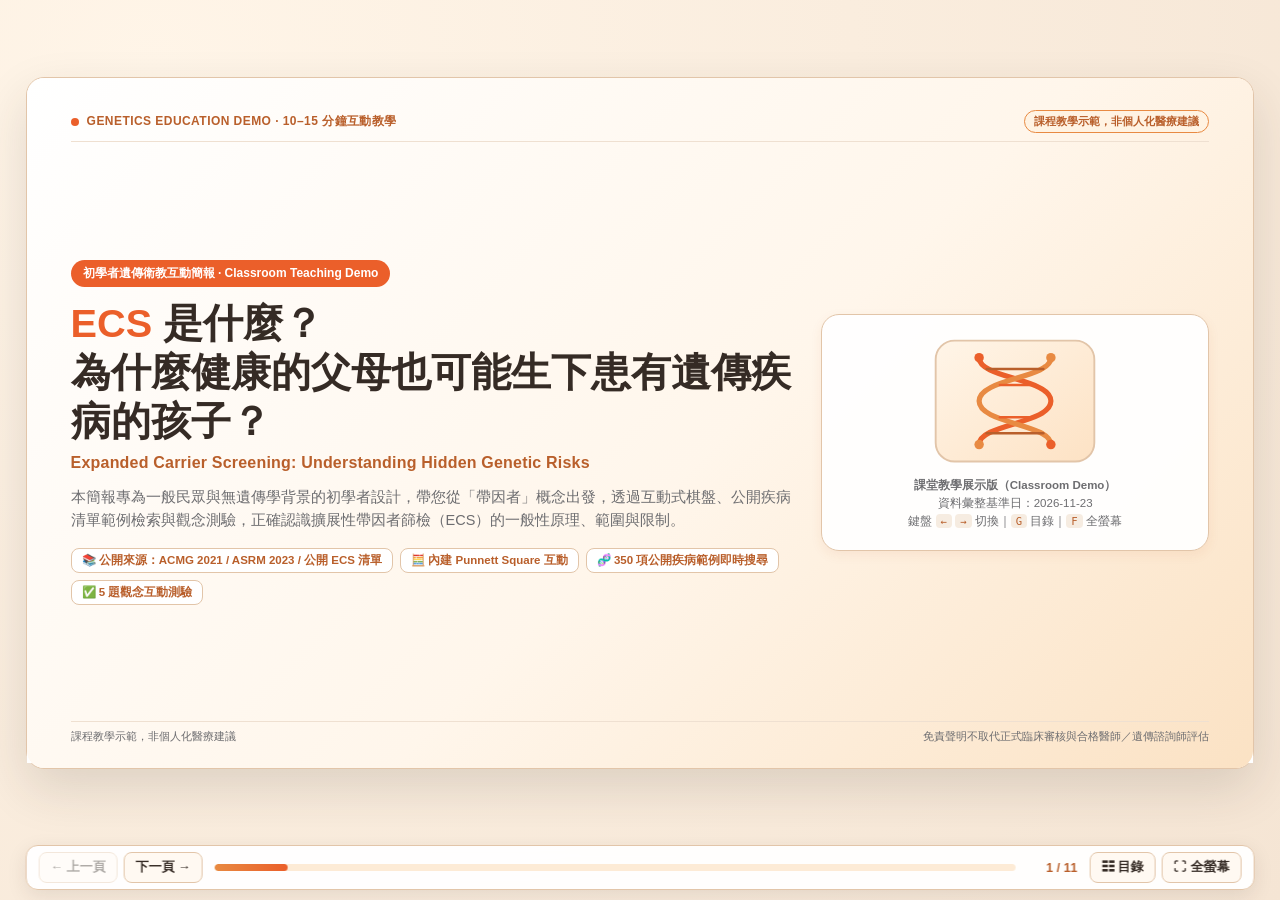
<file: publish/ecs-demo/index.html>
<!DOCTYPE html>
<html lang="zh-Hant">
<head>
  <meta charset="UTF-8" />
  <meta name="viewport" content="width=device-width, initial-scale=1.0" />
  <title>ECS 是什麼？為什麼健康的父母也可能生下患有遺傳疾病的孩子？（課堂教學展示版）</title>
  <link rel="icon" type="image/svg+xml" href="favicon.svg" />
  <link rel="stylesheet" href="styles.css" />
</head>
<body>
  <div class="deck-shell">
    <main class="stage" id="stage" aria-live="polite">

      <!-- SLIDE 1: COVER -->
      <section class="slide slide-cover active" data-title="Slide 1：封面與教學目標">
        <div class="slide-head">
          <span class="kicker"><span class="dot"></span>Genetics Education Demo · 10–15 分鐘互動教學</span>
          <div class="head-right">
            <span class="status-badge">課程教學示範，非個人化醫療建議</span>
          </div>
        </div>
        <div class="cover-grid">
          <div>
            <span class="cover-pill">初學者遺傳衛教互動簡報 · Classroom Teaching Demo</span>
            <h1 class="cover-title"><span>ECS</span> 是什麼？<br />為什麼健康的父母也可能生下患有遺傳疾病的孩子？</h1>
            <p class="cover-en">Expanded Carrier Screening: Understanding Hidden Genetic Risks</p>
            <p class="cover-desc">
              本簡報專為一般民眾與無遺傳學背景的初學者設計，帶您從「帶因者」概念出發，透過互動式棋盤、公開疾病清單範例檢索與觀念測驗，正確認識擴展性帶因者篩檢（ECS）的一般性原理、範圍與限制。
            </p>
            <div class="chip-row">
              <span class="chip">📚 公開來源：ACMG 2021 / ASRM 2023 / 公開 ECS 清單</span>
              <span class="chip">🧮 內建 Punnett Square 互動</span>
              <span class="chip">🧬 350 項公開疾病範例即時搜尋</span>
              <span class="chip">✅ 5 題觀念互動測驗</span>
            </div>
          </div>
          <div class="cover-svg-card">
            <svg viewBox="0 0 180 140" role="img" aria-label="中性遺傳學 DNA 雙股螺旋教學圖示">
              <defs>
                <linearGradient id="covGrad" x1="0" y1="0" x2="1" y2="1">
                  <stop offset="0%" stop-color="#FFF5E8"/>
                  <stop offset="100%" stop-color="#FDE2C4"/>
                </linearGradient>
              </defs>
              <rect x="6" y="6" width="168" height="128" rx="20" fill="url(#covGrad)" stroke="#E2C5A9" stroke-width="2"/>
              <path d="M52 24 C52 46, 128 46, 128 70 C128 94, 52 94, 52 116" fill="none" stroke="#EB5F2A" stroke-width="5.5" stroke-linecap="round"/>
              <path d="M128 24 C128 46, 52 46, 52 70 C52 94, 128 94, 128 116" fill="none" stroke="#E88A42" stroke-width="5.5" stroke-linecap="round"/>
              <line x1="60" y1="36" x2="120" y2="36" stroke="#B95F2B" stroke-width="2.6" stroke-linecap="round"/>
              <line x1="74" y1="53" x2="106" y2="53" stroke="#EB5F2A" stroke-width="2.6" stroke-linecap="round"/>
              <line x1="74" y1="87" x2="106" y2="87" stroke="#EB5F2A" stroke-width="2.6" stroke-linecap="round"/>
              <line x1="60" y1="104" x2="120" y2="104" stroke="#B95F2B" stroke-width="2.6" stroke-linecap="round"/>
              <circle cx="52" cy="24" r="5" fill="#EB5F2A"/>
              <circle cx="128" cy="24" r="5" fill="#E88A42"/>
              <circle cx="52" cy="116" r="5" fill="#E88A42"/>
              <circle cx="128" cy="116" r="5" fill="#EB5F2A"/>
            </svg>
            <p>
              <strong>課堂教學展示版（Classroom Demo）</strong><br />
              資料彙整基準日：2026-11-23<br />
              鍵盤 <code>←</code> <code>→</code> 切換｜<code>G</code> 目錄｜<code>F</code> 全螢幕
            </p>
          </div>
        </div>
        <div class="slide-foot">
          <span>課程教學示範，非個人化醫療建議</span>
          <span>免責聲明不取代正式臨床審核與合格醫師／遺傳諮詢師評估</span>
        </div>
      </section>

      <!-- SLIDE 2: WHAT IS A CARRIER? -->
      <section class="slide" data-title="Slide 2：什麼是基因與帶因者（Carrier）？">
        <div class="slide-head">
          <span class="kicker"><span class="dot"></span>Slide 02 · What Is a Carrier?</span>
          <div class="head-right">
            <span class="status-badge">課程教學示範，非個人化醫療建議</span>
            <span class="neutral-mark" aria-hidden="true">
              <svg viewBox="0 0 24 24"><path d="M7 3C7 9 17 9 17 12C17 15 7 15 7 21" fill="none" stroke="#EB5F2A" stroke-width="2.4" stroke-linecap="round"/><path d="M17 3C17 9 7 9 7 12C7 15 17 15 17 21" fill="none" stroke="#E88A42" stroke-width="2.4" stroke-linecap="round"/></svg>
              ECS 衛教
            </span>
          </div>
        </div>
        <h2>什麼是基因、遺傳變異與「無症狀帶因者（Carrier）」？</h2>
        <p class="lead">每個細胞（除生殖細胞外）均含 23 對（46 條）染色體，成對基因分別來自父親與母親；這正是健康父母仍可能默默攜帶隱性遺傳風險的生物學原因 <span class="cite">SRC-003</span>。</p>
        <div class="slide-body">
          <div class="grid-3" style="margin-bottom:10px;">
            <div class="card card-top">
              <h3>🧬 基因（Gene）與變異</h3>
              <p>基因是構成染色體的 DNA 指令片段，負責指導身體運作。當單一基因出現影響功能的<strong>致病性變異（Pathogenic Variant）</strong>，即可能引發單基因遺傳疾病 <span class="cite">SRC-003</span> <span class="cite">SRC-005</span>。</p>
            </div>
            <div class="card card-top">
              <h3>🧩 什麼是帶因者（Carrier）？</h3>
              <p>在體染色體隱性遺傳中，成對的兩個等位基因裡<strong>僅有一個帶有致病變異、另一個為正常</strong>的個體，稱為帶因者（常記作 <code>Aa</code>）<span class="cite">SRC-003</span>。</p>
            </div>
            <div class="card card-brand">
              <h3>🌿 為什麼帶因者通常沒症狀？</h3>
              <p>另一條染色體上的<strong>正常基因副本（A）</strong>通常足以維持細胞正常功能，因此絕大多數隱性帶因者完全健康、家族中也從未出現過病史 <span class="cite">SRC-003</span>。</p>
            </div>
          </div>
          <div class="card card-soft" style="padding:10px 14px;">
            <svg viewBox="0 0 820 90" width="100%" aria-label="成對基因與無症狀帶因者圖解">
              <rect x="8" y="10" width="245" height="70" rx="12" fill="#ECF7EF" stroke="#225E38" stroke-width="1.5"/>
              <text x="130" y="34" text-anchor="middle" font-size="13.5" font-weight="800" fill="#225E38">未帶因（AA）</text>
              <text x="130" y="54" text-anchor="middle" font-size="11.5" fill="#352B25">兩份基因副本皆正常</text>
              <text x="130" y="70" text-anchor="middle" font-size="11" fill="#6D6D70">健康、不具該基因隱性帶因風險</text>

              <rect x="286" y="10" width="248" height="70" rx="12" fill="#FFF3E3" stroke="#E88A42" stroke-width="1.8"/>
              <text x="410" y="34" text-anchor="middle" font-size="13.5" font-weight="800" fill="#B95F2B">無症狀帶因者（Aa）</text>
              <text x="410" y="54" text-anchor="middle" font-size="11.5" fill="#352B25">1 份正常 + 1 份致病變異</text>
              <text x="410" y="70" text-anchor="middle" font-size="11" fill="#6D6D70">本人通常健康，但可能傳給下一代</text>

              <rect x="567" y="10" width="245" height="70" rx="12" fill="#FFEAE4" stroke="#B93516" stroke-width="1.5"/>
              <text x="690" y="34" text-anchor="middle" font-size="13.5" font-weight="800" fill="#B93516">雙等位基因變異（aa）</text>
              <text x="690" y="54" text-anchor="middle" font-size="11.5" fill="#352B25">同時遺傳自父母雙方的變異副本</text>
              <text x="690" y="70" text-anchor="middle" font-size="11" fill="#B93516">可能表現該體染色體隱性遺傳疾病</text>
            </svg>
          </div>
        </div>
        <div class="slide-foot">
          <span>公開來源：SRC-003 (ACMG 2021), SRC-005 (ESHRE 2020)</span>
          <span>課程教學示範，非個人化醫療建議</span>
        </div>
      </section>

      <!-- SLIDE 3: AUTOSOMAL RECESSIVE + INTERACTIVE PUNNETT SQUARE -->
      <section class="slide" data-title="Slide 3：常染色體隱性遺傳與互動 Punnett Square">
        <div class="slide-head">
          <span class="kicker"><span class="dot"></span>Slide 03 · Autosomal Recessive Inheritance（互動練習）</span>
          <div class="head-right">
            <span class="status-badge">課程教學示範，非個人化醫療建議</span>
            <span class="neutral-mark" aria-hidden="true">
              <svg viewBox="0 0 24 24"><path d="M7 3C7 9 17 9 17 12C17 15 7 15 7 21" fill="none" stroke="#EB5F2A" stroke-width="2.4" stroke-linecap="round"/><path d="M17 3C17 9 7 9 7 12C7 15 17 15 17 21" fill="none" stroke="#E88A42" stroke-width="2.4" stroke-linecap="round"/></svg>
              ECS 衛教
            </span>
          </div>
        </div>
        <h2>常染色體隱性遺傳：動手操作 Punnett Square 棋盤</h2>
        <div class="slide-body">
          <div class="grid-2-asym">
            <div class="card card-brand">
              <h3>🎛 切換親代基因型（預設標準案例：Aa × Aa）</h3>
              <div class="punnett-controls">
                <div class="punnett-select-group">
                  <label for="parent-a">父：</label>
                  <select id="parent-a" aria-label="選擇父親基因型">
                    <option value="AA">AA（未帶因）</option>
                    <option value="Aa" selected>Aa（帶因者）</option>
                    <option value="aa">aa（雙變異）</option>
                  </select>
                </div>
                <div class="punnett-select-group">
                  <label for="parent-b">母：</label>
                  <select id="parent-b" aria-label="選擇母親基因型">
                    <option value="AA">AA（未帶因）</option>
                    <option value="Aa" selected>Aa（帶因者）</option>
                    <option value="aa">aa（雙變異）</option>
                  </select>
                </div>
                <button class="preset-btn active" data-preset="Aa,Aa">Aa × Aa 雙帶因</button>
                <button class="preset-btn" data-preset="Aa,AA">Aa × AA 單帶因</button>
              </div>
              <table class="punnett-table" id="punnett-table" aria-label="常染色體隱性遺傳 Punnett Square">
                <thead>
                  <tr>
                    <th>配子組合</th>
                    <th id="col-h1">母：A</th>
                    <th id="col-h2">母：a</th>
                  </tr>
                </thead>
                <tbody>
                  <tr>
                    <th id="row-h1">父：A</th>
                    <td class="punnett-cell" id="cell-00"></td>
                    <td class="punnett-cell" id="cell-01"></td>
                  </tr>
                  <tr>
                    <th id="row-h2">父：a</th>
                    <td class="punnett-cell" id="cell-10"></td>
                    <td class="punnett-cell" id="cell-11"></td>
                  </tr>
                </tbody>
              </table>
            </div>

            <div class="card card-soft" style="display:flex;flex-direction:column;justify-content:space-between;">
              <div>
                <h3>📊 每次懷孕之理論子代基因型分布</h3>
                <div class="ratio-bar" aria-hidden="true">
                  <div class="ratio-seg seg-AA" id="bar-AA" style="width:25%"></div>
                  <div class="ratio-seg seg-Aa" id="bar-Aa" style="width:50%"></div>
                  <div class="ratio-seg seg-aa" id="bar-aa" style="width:25%"></div>
                </div>
                <div class="ratio-legend">
                  <div class="ratio-pill geno-AA"><span id="pct-AA">25%</span> AA<br /><small>未帶因</small></div>
                  <div class="ratio-pill geno-Aa"><span id="pct-Aa">50%</span> Aa<br /><small>帶因者</small></div>
                  <div class="ratio-pill geno-aa"><span id="pct-aa">25%</span> aa<br /><small>雙變異（罹病風險）</small></div>
                </div>
                <p id="punnett-explain" style="margin-top:10px;"></p>
              </div>
              <div class="callout" style="margin-top:8px;">
                <strong>模型前提標示：</strong>本互動僅適用於<strong>單基因常染色體隱性遺傳模型（Aa × Aa 等配對）下每次懷孕之理論基因型機率</strong>（不分胎兒性別，且每次懷孕各自獨立），<strong>不代表所有 ECS 疾病的實際臨床發病率</strong>，亦不適用 X-linked 或多因子遺傳 <span class="cite">SRC-003</span>。
              </div>
            </div>
          </div>
        </div>
        <div class="slide-foot">
          <span>公開來源：SRC-003 (ACMG 2021), SRC-009 (公開清單中 AR 佔 319 項)</span>
          <span>課程教學示範，非個人化醫療建議</span>
        </div>
      </section>

      <!-- SLIDE 4: X-LINKED INHERITANCE -->
      <section class="slide" data-title="Slide 4：X-linked 性聯遺傳基本概念">
        <div class="slide-head">
          <span class="kicker"><span class="dot"></span>Slide 04 · X-linked Inheritance（可切換親代情境）</span>
          <div class="head-right">
            <span class="status-badge">課程教學示範，非個人化醫療建議</span>
            <span class="neutral-mark" aria-hidden="true">
              <svg viewBox="0 0 24 24"><path d="M7 3C7 9 17 9 17 12C17 15 7 15 7 21" fill="none" stroke="#EB5F2A" stroke-width="2.4" stroke-linecap="round"/><path d="M17 3C17 9 7 9 7 12C7 15 17 15 17 21" fill="none" stroke="#E88A42" stroke-width="2.4" stroke-linecap="round"/></svg>
              ECS 衛教
            </span>
          </div>
        </div>
        <h2>X 染色體性聯遺傳：為什麼男女傳遞與風險不同？</h2>
        <p class="lead">致病基因位於 X 性染色體上；因男性僅有一條 X（<code>XY</code>）、女性有兩條 X（<code>XX</code>），親代帶因來源不同會產生截然不同的子代傳遞機率 <span class="cite">SRC-003</span>。</p>
        <div class="slide-body">
          <div class="mode-tabs" role="tablist">
            <button class="mode-btn active" data-xmode="mother">情境 A（ECS 核心）：母親為帶因者（X*X × XY）</button>
            <button class="mode-btn" data-xmode="father">情境 B（對照）：父親帶變異 X（XX × X*Y）</button>
          </div>
          <div class="grid-2">
            <div class="card card-brand" id="xlinked-diagram-card"></div>
            <div class="card card-soft" id="xlinked-text-card"></div>
          </div>
          <div class="callout">
            <strong>避免不當概括：</strong>X-linked 疾病涵蓋多種不同基因與機轉（ACMG 2021 列出 16 個建議基因；公開範例清單包含 28 個 XL 基因，含 <em>DMD</em>、<em>F8</em>、<em>F9</em>、<em>G6PD</em> 等）。<strong>女性帶因者並非全都無症狀</strong>（受 X 染色體去活化影響可能呈現輕重不等表型），且部分疾病具高比例新發突變，須由遺傳諮詢師依個別基因說明 <span class="cite">SRC-003</span> <span class="cite">SRC-009</span>。
          </div>
        </div>
        <div class="slide-foot">
          <span>公開來源：SRC-003 (ACMG 2021), SRC-009</span>
          <span>課程教學示範，非個人化醫療建議</span>
        </div>
      </section>

      <!-- SLIDE 5: WHAT IS ECS? -->
      <section class="slide" data-title="Slide 5：什麼是 ECS 擴展性帶因者篩檢？">
        <div class="slide-head">
          <span class="kicker"><span class="dot"></span>Slide 05 · What Is ECS?</span>
          <div class="head-right">
            <span class="status-badge">課程教學示範，非個人化醫療建議</span>
            <span class="neutral-mark" aria-hidden="true">
              <svg viewBox="0 0 24 24"><path d="M7 3C7 9 17 9 17 12C17 15 7 15 7 21" fill="none" stroke="#EB5F2A" stroke-width="2.4" stroke-linecap="round"/><path d="M17 3C17 9 7 9 7 12C7 15 17 15 17 21" fill="none" stroke="#E88A42" stroke-width="2.4" stroke-linecap="round"/></svg>
              ECS 衛教
            </span>
          </div>
        </div>
        <h2>什麼是 ECS（Expanded Carrier Screening）？與傳統篩檢有何不同？</h2>
        <div class="slide-body">
          <div class="grid-2" style="margin-bottom:10px;">
            <div class="card card-top">
              <h3>🔍 檢測目的與定位</h3>
              <ul>
                <li>利用高通量基因定序（NGS），於<strong>孕前或孕早期</strong>一次同步篩檢數十至數百種體染色體隱性（AR）與 X 性聯（XL）單基因帶因狀態 <span class="cite">SRC-003</span>。</li>
                <li>核心目的在於<strong>提早識別原本無家族史的高風險伴侶</strong>，讓伴侶在充分知情下保留最完整的自主生育選擇 <span class="cite">SRC-003</span>。</li>
              </ul>
            </div>
            <div class="card card-brand">
              <h3>🆚 與個別疾病／傳統族群篩檢之差異</h3>
              <ul>
                <li><strong>傳統篩檢：</strong>過去依自述種族僅篩檢少數特定疾病（如 Tay–Sachs、囊性纖維化 CF、脊髓性肌肉萎縮症 SMA）<span class="cite">SRC-003</span>。</li>
                <li><strong>現代 ECS（ACMG 2021 分層）：</strong>改採<strong>族群中立（panethnic）</strong>設計；ACMG 建議向所有備孕及孕期族群提供 <strong>Tier 3</strong>（任一族群帶因率 ≥ 1/200 及 16 個 XL 基因），而非依賴種族推測 <span class="cite">SRC-003</span>。</li>
              </ul>
            </div>
          </div>
          <div class="grid-4">
            <div class="card card-soft"><strong>Tier 1</strong><p>CF、SMA ＋ 個人／家族史評估</p></div>
            <div class="card card-soft"><strong>Tier 2</strong><p>帶因頻率 ≥ 1/100 之隱性疾病</p></div>
            <div class="card card-brand"><strong>★ Tier 3（ACMG 建議）</strong><p>帶因頻率 ≥ 1/200 ＋ 16 個 XL 基因（族群中立提供）</p></div>
            <div class="card card-soft"><strong>Tier 4</strong><p>&lt; 1/200 超罕見基因（保留於近親聯姻或明確家族史）</p></div>
          </div>
          <div class="callout">
            <strong>為什麼建議在「孕前」優先考慮？</strong>ACMG 2021 指出孕前受檢比孕期壓力更小，且可保有所有生育選項（包含自然懷孕＋產前診斷、IVF 合併 PGT-M、配子受贈或領養）；已懷孕者亦可於孕早期討論 <span class="cite">SRC-003</span>。
          </div>
        </div>
        <div class="slide-foot">
          <span>公開來源：SRC-003 (ACMG 2021 Practice Resource)</span>
          <span>課程教學示範，非個人化醫療建議</span>
        </div>
      </section>

      <!-- SLIDE 6: HOW DOES ECS WORK? (GENERAL PRINCIPLES ONLY — NO INTERNAL LAB SPECS) -->
      <section class="slide" data-title="Slide 6：ECS 一般性檢測流程與技術揭露界線">
        <div class="slide-head">
          <span class="kicker"><span class="dot"></span>Slide 06 · How Does ECS Work?（一般性技術流程）</span>
          <div class="head-right">
            <span class="status-badge">課程教學示範，非個人化醫療建議</span>
            <span class="neutral-mark" aria-hidden="true">
              <svg viewBox="0 0 24 24"><path d="M7 3C7 9 17 9 17 12C17 15 7 15 7 21" fill="none" stroke="#EB5F2A" stroke-width="2.4" stroke-linecap="round"/><path d="M17 3C17 9 7 9 7 12C7 15 17 15 17 21" fill="none" stroke="#E88A42" stroke-width="2.4" stroke-linecap="round"/></svg>
              ECS 衛教
            </span>
          </div>
        </div>
        <h2>ECS 怎麼做？從抽血到報告的一般性五步驟與揭露界線</h2>
        <div class="slide-body">
          <div class="pipeline" aria-label="ECS 一般性檢測五步驟流程">
            <div class="pipe-step">
              <span class="pipe-num">1</span>
              <strong>檢體採集</strong>
              <span>抽取周邊血液或口腔拭子樣本並核對檢體身分標示</span>
            </div>
            <div class="pipe-step">
              <span class="pipe-num">2</span>
              <strong>DNA 分析萃取</strong>
              <span>自檢體萃取基因體 DNA 並進行濃度與品質檢核</span>
            </div>
            <div class="pipe-step">
              <span class="pipe-num">3</span>
              <strong>NGS 目標區間定序</strong>
              <span>針對目標基因編碼與關鍵區進行高通量定序 <span class="cite">SRC-003</span></span>
            </div>
            <div class="pipe-step">
              <span class="pipe-num">4</span>
              <strong>變異判讀<br />(Variant Interpretation)</strong>
              <span>生資分析比對致病性／可能致病性變異 <span class="cite">SRC-003</span></span>
            </div>
            <div class="pipe-step">
              <span class="pipe-num">5</span>
              <strong>帶因篩檢報告</strong>
              <span>核發報告並搭配檢後遺傳諮詢與伴侶追蹤 <span class="cite">SRC-003</span></span>
            </div>
          </div>

          <div class="grid-2">
            <div class="card card-brand">
              <h3>🔬 一般性 NGS 帶因篩檢技術概念</h3>
              <ul>
                <li><strong>目標區間定序（Targeted NGS）：</strong>聚焦於已知與特定隱性／X 性聯疾病相關之基因編碼區與剪接位點，提升檢體通量與判讀聚焦度 <span class="cite">SRC-003</span>。</li>
                <li><strong>變異分類原則：</strong>國際指引強調帶因篩檢報告聚焦具明確臨床意義之致病性（Pathogenic）與可能致病性（Likely Pathogenic）變異，而非將所有未知意義變異（VUS）當作確診依據 <span class="cite">SRC-003</span>。</li>
              </ul>
            </div>
            <div class="card card-soft">
              <h3>🛡 課堂示範版揭露界線（不提供特定產品規格）</h3>
              <ul>
                <li><strong>本公開教學示範不提供以下資訊：</strong>特定實驗室或商業產品之定序儀器型號、晶片編號、覆蓋深度（Coverage）、讀長（Read Length）、偵測下限（Detection Limit）、分析敏感度／特異度、報告週期（TAT）、實驗室認證或未經實證之臨床效益宣稱。</li>
                <li>實際檢驗流程、性能驗證與適用限制，請一律以合格醫療機構與實驗室之正式檢驗說明書與諮詢為準。</li>
              </ul>
            </div>
          </div>
        </div>
        <div class="slide-foot">
          <span>公開來源：SRC-003 (ACMG 2021)｜本頁僅為一般性技術教學，不提供個別實驗室規格</span>
          <span>課程教學示範，非個人化醫療建議</span>
        </div>
      </section>

      <!-- SLIDE 7: PUBLIC ECS 350-DISEASE TEACHING DATASET + LIVE SEARCH -->
      <section class="slide" data-title="Slide 7：公開 ECS 疾病清單教學範例（350 項即時檢索）">
        <div class="slide-head">
          <span class="kicker"><span class="dot"></span>Slide 07 · Public ECS Panel Example（350 項公開清單檢索）</span>
          <div class="head-right">
            <span class="status-badge">課程教學示範，非個人化醫療建議</span>
            <span class="neutral-mark" aria-hidden="true">
              <svg viewBox="0 0 24 24"><path d="M7 3C7 9 17 9 17 12C17 15 7 15 7 21" fill="none" stroke="#EB5F2A" stroke-width="2.4" stroke-linecap="round"/><path d="M17 3C17 9 7 9 7 12C7 15 17 15 17 21" fill="none" stroke="#E88A42" stroke-width="2.4" stroke-linecap="round"/></svg>
              ECS 衛教
            </span>
          </div>
        </div>
        <h2>ECS 篩檢清單長什麼樣子？350 項公開疾病／基因範例即時查詢</h2>
        <div class="slide-body" style="justify-content:flex-start;">
          <div class="kpi-strip">
            <div class="kpi-box"><b>350 種疾病</b><span>公開範例清單實際筆數</span></div>
            <div class="kpi-box"><b>351 個基因</b><span>去重獨立基因（含雙基因 <code>HBA1/HBA2</code>）</span></div>
            <div class="kpi-box"><b>15 大分類</b><span>AR 319｜XL 28｜AR/AD 3 筆</span></div>
            <div class="kpi-box"><b>28 個 XL 基因</b><span>不含重複擴增型 <em>FMR1</em>（見下方說明）</span></div>
          </div>

          <div class="search-controls">
            <input type="search" id="gene-search-input" placeholder="搜尋中文病名、英文病名或 Gene Symbol（如 SMN1、HBA1、G6PD、地中海、CFTR）..." aria-label="搜尋公開 ECS 範例疾病或基因" />
            <select id="gene-inh-filter" aria-label="依遺傳模式篩選">
              <option value="">全部遺傳模式 (350)</option>
              <option value="AR">AR — 體染色體隱性 (319)</option>
              <option value="XL">XL — X 染色體性聯 (28)</option>
              <option value="AR/AD">AR/AD — 隱性／顯性 (3)</option>
            </select>
            <select id="gene-cat-filter" aria-label="依 15 大分類篩選">
              <option value="">全部 15 大疾病分類</option>
            </select>
          </div>

          <div class="quick-gene-bar">
            <div style="display:flex;flex-wrap:wrap;gap:5px;align-items:center;">
              <span>快速試查：</span>
              <button class="preset-btn" data-q="SMN1">SMN1</button>
              <button class="preset-btn" data-q="HBA1">HBA1/HBA2</button>
              <button class="preset-btn" data-q="G6PD">G6PD</button>
              <button class="preset-btn" data-q="CFTR">CFTR</button>
              <button class="preset-btn" data-q="DMD">DMD</button>
              <button class="preset-btn" data-q="FMR1">FMR1 (確認未收錄)</button>
              <button class="preset-btn" data-q="">重設</button>
            </div>
            <strong id="gene-result-count" style="color:#B95F2B;"></strong>
          </div>

          <div class="search-table-box">
            <table class="gene-table" aria-label="公開 ECS 350 項疾病與基因教學範例清單">
              <thead>
                <tr>
                  <th style="width:42px;">#</th>
                  <th>疾病名稱（中／英）</th>
                  <th style="width:100px;">基因</th>
                  <th style="width:74px;">遺傳模式</th>
                  <th style="width:128px;">參考族群</th>
                  <th style="width:102px;">參考帶因率</th>
                </tr>
              </thead>
              <tbody id="gene-table-body"></tbody>
            </table>
          </div>

          <div class="callout" style="margin-top:7px;padding:7px 11px;font-size:11.5px;">
            <strong>透明揭露與限制：</strong>① <strong>350 種疾病 ≠ 350 個基因</strong>（甲型地貧同時含 <code>HBA1/HBA2</code>，共 351 個獨立基因）；② ACMG 建議之 <em>FMR1</em>（X 染色體脆折症）因屬三核苷酸重複擴增，<strong>未列於此公開 NGS 清單</strong>；③ <strong>本課堂示範版刻意不提供個別產品檢出率、敏感度等未經獨立驗證之性能數值</strong> <span class="cite">SRC-003</span> <span class="cite">SRC-009</span>。
          </div>
        </div>
        <div class="slide-foot">
          <span>公開教學範例來源：<a href="https://www.icryobank.com/gene/igene-disease-list" target="_blank" rel="noopener noreferrer">SRC-009 公開疾病清單</a>（擷取日 2026-11-23）</span>
          <span>課程教學示範，非個人化醫療建議</span>
        </div>
      </section>

      <!-- SLIDE 8: WHO SHOULD CONSIDER TESTING? -->
      <section class="slide" data-title="Slide 8：誰可以考慮帶因者篩檢？">
        <div class="slide-head">
          <span class="kicker"><span class="dot"></span>Slide 08 · Who Should Consider Testing?</span>
          <div class="head-right">
            <span class="status-badge">課程教學示範，非個人化醫療建議</span>
            <span class="neutral-mark" aria-hidden="true">
              <svg viewBox="0 0 24 24"><path d="M7 3C7 9 17 9 17 12C17 15 7 15 7 21" fill="none" stroke="#EB5F2A" stroke-width="2.4" stroke-linecap="round"/><path d="M17 3C17 9 7 9 7 12C7 15 17 15 17 21" fill="none" stroke="#E88A42" stroke-width="2.4" stroke-linecap="round"/></svg>
              ECS 衛教
            </span>
          </div>
        </div>
        <h2>誰可以考慮接受帶因者篩檢？（情境式教學參考）</h2>
        <p class="lead">ACMG 2021 強調帶因者篩檢是<strong>自願選項，並非所有人都「必須」接受</strong>；以下為門診常見會主動了解或討論的情境（不構成個人化醫療建議）<span class="cite">SRC-003</span>：</p>
        <div class="slide-body">
          <div class="grid-2" style="margin-bottom:10px;">
            <div class="card card-top">
              <h3>🌱 情境 1：一般婚前與備孕伴侶</h3>
              <p>無已知家族病史，但希望在懷孕前預先了解隱性與 X 性聯帶因風險。ACMG 建議以族群中立方式向所有備孕及孕期患者提供篩檢資訊，並尊重婉拒受檢的權利 <span class="cite">SRC-003</span>。</p>
            </div>
            <div class="card card-top">
              <h3>🧬 情境 2：家族病史或近親聯姻伴侶</h3>
              <p>血緣較近會增加雙方攜帶相同罕見隱性變異之機率；若家族已有確診疾病或曾生育異常子代，應由遺傳專科評估一般篩檢是否足夠或需針對性基因診斷 <span class="cite">SRC-003</span>。</p>
            </div>
            <div class="card card-brand">
              <h3>🔬 情境 3：計畫人工生殖（IVF）或精卵捐受贈</h3>
              <p>進入 IVF 療程前完成評估，可確認是否需銜接客製化 PGT-M 或精卵捐受贈風險配對（ASRM 2023 提醒：不應僅為排除無症狀隱性帶因而執行 PGT-M）<span class="cite">SRC-006</span>。</p>
            </div>
            <div class="card card-brand">
              <h3>🤰 情境 4：已懷孕中且先前未篩檢者</h3>
              <p>孕早期仍可自主考慮是否補測；若時程較緊，夫妻同步檢測可縮短等待報告時間，以利必要時及早進行遺傳諮詢與產前檢查討論 <span class="cite">SRC-003</span>。</p>
            </div>
          </div>
          <div class="callout">
            <strong>自主知情原則：</strong>每位伴侶的生育規劃與價值觀皆不同；「要不要做 ECS」、「先驗一人還是夫妻同驗」，請在檢前與醫師或遺傳諮詢師充分討論後再自行決定 <span class="cite">SRC-003</span>。
          </div>
        </div>
        <div class="slide-foot">
          <span>公開來源：SRC-003 (ACMG 2021), SRC-006 (ASRM 2023)</span>
          <span>課程教學示範，非個人化醫療建議</span>
        </div>
      </section>

      <!-- SLIDE 9: UNDERSTANDING RESULTS & RESIDUAL RISK -->
      <section class="slide" data-title="Slide 9：看懂篩檢結果與 Residual Risk">
        <div class="slide-head">
          <span class="kicker"><span class="dot"></span>Slide 09 · Understanding Results &amp; Residual Risk</span>
          <div class="head-right">
            <span class="status-badge">課程教學示範，非個人化醫療建議</span>
            <span class="neutral-mark" aria-hidden="true">
              <svg viewBox="0 0 24 24"><path d="M7 3C7 9 17 9 17 12C17 15 7 15 7 21" fill="none" stroke="#EB5F2A" stroke-width="2.4" stroke-linecap="round"/><path d="M17 3C17 9 7 9 7 12C7 15 17 15 17 21" fill="none" stroke="#E88A42" stroke-width="2.4" stroke-linecap="round"/></svg>
              ECS 衛教
            </span>
          </div>
        </div>
        <h2>看懂報告關鍵詞：陽性、陰性與「殘餘風險（Residual Risk）」</h2>
        <div class="slide-body">
          <div class="grid-2" style="margin-bottom:10px;">
            <div class="card card-brand">
              <h3>🟡 Carrier Detected（檢出帶因）</h3>
              <ul>
                <li><strong>不等同本人罹患疾病！</strong>多數體染色體隱性帶因者完全健康無症狀 <span class="cite">SRC-003</span>。</li>
                <li><strong>Couple Risk（伴侶共同風險）：</strong>AR 單方帶因時應檢驗另一半；唯有<strong>雙方同基因帶因</strong>（AR 每次 25% 罹病）或<strong>女性為 XL 帶因</strong>（每次 50% 傳遞變異 X）才具顯著子代罹病風險 <span class="cite">SRC-003</span>。</li>
                <li><strong>複合模式基因（如 AR/AD）：</strong>須由遺傳專家依具體變異位點評估隱性或顯性致病機制 <span class="cite">SRC-003</span> <span class="cite">SRC-009</span>。</li>
              </ul>
            </div>
            <div class="card card-top">
              <h3>🟢 No Reportable Variant Detected（未檢出目標變異）</h3>
              <ul>
                <li>代表大幅降低成為受檢疾病帶因者的機率，<strong>但絕不代表零風險！</strong></li>
                <li><strong>Residual Risk（殘餘風險）：</strong>單一疾病估算為 <code>族群帶因率 × (1 − 檢測率)</code>，<strong>任何疾病的殘餘風險永遠不會是零</strong>；多基因套組亦無法給出單一精確整體百分比 <span class="cite">SRC-003</span>。</li>
                <li><strong>四大技術限制：</strong>無法偵測大片段缺失／插入／倒轉／重複擴增（如 <em>FMR1</em>）、非目標內含子變異、新發突變與染色體數目異常 <span class="cite">SRC-003</span>。</li>
              </ul>
            </div>
          </div>
          <div class="callout callout-alert">
            <strong>Genetic Counseling（遺傳諮詢）與不可逾越護欄：</strong>① <strong>ECS 陰性無法保證完全排除遺傳疾病風險</strong>，亦不能取代常規產檢與出生後<strong>新生兒篩檢</strong>；② 檢出高風險伴侶應透過遺傳諮詢評估自然懷孕搭配產前診斷、IVF 合併 PGT-M、配子受贈或領養等自主選項 <span class="cite">SRC-003</span> <span class="cite">SRC-006</span>。
          </div>
        </div>
        <div class="slide-foot">
          <span>公開來源：SRC-003 (ACMG 2021), SRC-006 (ASRM 2023)</span>
          <span>課程教學示範，非個人化醫療建議</span>
        </div>
      </section>

      <!-- SLIDE 10: 5-QUESTION INTERACTIVE KNOWLEDGE QUIZ -->
      <section class="slide" data-title="Slide 10：5 題互動觀念測驗">
        <div class="slide-head">
          <span class="kicker"><span class="dot"></span>Slide 10 · Interactive Knowledge Quiz（5 題互動檢核）</span>
          <div class="head-right">
            <span class="status-badge">課程教學示範，非個人化醫療建議</span>
            <span class="neutral-mark" aria-hidden="true">
              <svg viewBox="0 0 24 24"><path d="M7 3C7 9 17 9 17 12C17 15 7 15 7 21" fill="none" stroke="#EB5F2A" stroke-width="2.4" stroke-linecap="round"/><path d="M17 3C17 9 7 9 7 12C7 15 17 15 17 21" fill="none" stroke="#E88A42" stroke-width="2.4" stroke-linecap="round"/></svg>
              ECS 衛教
            </span>
          </div>
        </div>
        <h2>學習成果檢核：5 題快速確認核心觀念</h2>
        <div class="slide-body">
          <div class="quiz-shell" id="quiz-shell">
            <div class="quiz-topbar">
              <div class="quiz-tabs" id="quiz-tabs" role="tablist" aria-label="測驗題號切換"></div>
              <span class="quiz-score-pill" id="quiz-score">已作答 0 / 5｜正確 0 題</span>
            </div>
            <p class="quiz-question" id="quiz-question"></p>
            <div class="quiz-options-grid" id="quiz-options"></div>
            <div class="quiz-feedback-box" id="quiz-feedback">請選擇一個答案以查看詳細解析與公開文獻參考。</div>
            <div class="quiz-actions">
              <div style="display:flex;gap:8px;">
                <button class="ctrl-btn" id="quiz-prev">← 上一題</button>
                <button class="ctrl-btn" id="quiz-next">下一題 →</button>
              </div>
              <button class="ctrl-btn" id="quiz-reset">↺ 重新作答</button>
            </div>
          </div>
        </div>
        <div class="slide-foot">
          <span>本測驗僅於本機瀏覽器即時回饋，不記錄或上傳任何個人作答資料</span>
          <span>課程教學示範，非個人化醫療建議</span>
        </div>
      </section>

      <!-- SLIDE 11: SUMMARY & PUBLIC REFERENCES -->
      <section class="slide" data-title="Slide 11：核心總結與公開參考文獻">
        <div class="slide-head">
          <span class="kicker"><span class="dot"></span>Slide 11 · Summary &amp; Public References</span>
          <div class="head-right">
            <span class="status-badge">課程教學示範，非個人化醫療建議</span>
            <span class="neutral-mark" aria-hidden="true">
              <svg viewBox="0 0 24 24"><path d="M7 3C7 9 17 9 17 12C17 15 7 15 7 21" fill="none" stroke="#EB5F2A" stroke-width="2.4" stroke-linecap="round"/><path d="M17 3C17 9 7 9 7 12C7 15 17 15 17 21" fill="none" stroke="#E88A42" stroke-width="2.4" stroke-linecap="round"/></svg>
              ECS 衛教
            </span>
          </div>
        </div>
        <h2>重點總結與公開可追溯參考來源</h2>
        <div class="slide-body">
          <div class="grid-2" style="margin-bottom:10px;">
            <div class="card card-brand">
              <h3>🎯 5 大核心學習帶走重點</h3>
              <ol>
                <li><strong>健康父母仍可能是無症狀帶因者：</strong>單一隱性變異副本多不影響本人健康 <span class="cite">SRC-003</span>。</li>
                <li><strong>認識理論遺傳機率：</strong>AR 雙帶因（<code>Aa × Aa</code>）每次懷孕理論機率為 25% AA / 50% Aa / 25% aa；XL 母親帶因有 50% 傳遞風險 <span class="cite">SRC-003</span>。</li>
                <li><strong>ECS 屬自願孕前風險評估：</strong>ACMG 建議族群中立提供 Tier 3 資訊，孕前評估選擇最完整 <span class="cite">SRC-003</span>。</li>
                <li><strong>看清套組範圍與技術限制：</strong>以公開 350 項範例清單為例，對應 351 獨立基因、不含重複擴增型 <em>FMR1</em>；個別儀器規格、Coverage、TAT 與認證應以正式檢驗文件為準 <span class="cite">SRC-009</span>。</li>
                <li><strong>陰性不等於零風險：</strong>Residual Risk 永不為零，無法取代常規產檢與出生後新生兒篩檢 <span class="cite">SRC-003</span>。</li>
              </ol>
            </div>
            <div class="card card-soft" style="display:flex;flex-direction:column;justify-content:space-between;">
              <div>
                <h3>📚 公開參考文獻與延伸閱讀</h3>
                <ul style="font-size:11.6px;">
                  <li><strong>[SRC-003] ACMG (2021)</strong> — Gregg AR et al. <em>Genetics in Medicine</em> 23(10):1793–1806. DOI: <code>10.1038/s41436-021-01203-z</code>（<a href="https://pmc.ncbi.nlm.nih.gov/articles/PMC8488021/" target="_blank" rel="noopener noreferrer">PMC8488021</a>）</li>
                  <li><strong>[SRC-005] ESHRE (2020)</strong> — Good practice recommendations for monogenic disorders. DOI: <code>10.1093/hropen/hoaa018</code>（<a href="https://pmc.ncbi.nlm.nih.gov/articles/PMC7257022/" target="_blank" rel="noopener noreferrer">PMC7257022</a>）</li>
                  <li><strong>[SRC-006] ASRM (2023)</strong> — <em>Indications and management of PGT-M</em>. Fertil Steril 120(1):61–71. DOI: <code>10.1016/j.fertnstert.2023.03.003</code>（<a href="https://www.asrm.org/practice-guidance/practice-committee-documents/indications-and-management-of-preimplantation-genetic-testing-for-monogenic-conditions-a-committee-opinion-2023/" target="_blank" rel="noopener noreferrer">ASRM Official</a>）</li>
                  <li><strong>[SRC-009] 公開 ECS 疾病清單（教學範例）</strong> — <a href="https://www.icryobank.com/gene/igene-disease-list" target="_blank" rel="noopener noreferrer">公開清單網頁</a>（擷取日 <code>2026-11-23</code>）</li>
                </ul>
                <div class="chip-row" style="margin-top:8px;">
                  <a class="chip" href="https://pmc.ncbi.nlm.nih.gov/articles/PMC8488021/" target="_blank" rel="noopener noreferrer">📖 ACMG 2021 原文 (PMC)</a>
                  <a class="chip" href="https://github.com/PhillipKao/igene-lab-wiki/blob/main/docs/phase2_workflow_reflection.md" target="_blank" rel="noopener noreferrer">🗺 Workflow Graph &amp; Reflection</a>
                </div>
              </div>
              <div class="edu-banner">
                <span>🧬 Reproductive Genetics Classroom Education Demo · Open Reference Edition</span>
              </div>
            </div>
          </div>
          <div class="callout callout-alert" style="margin-top:0;font-size:11.5px;">
            <strong>課程教學示範，非個人化醫療建議：</strong>本網站僅為課堂教學展示版，呈現一般性遺傳學衛教與公開文獻來源摘要，刻意排除未完成審核之臨床知識庫文章、內部技術規格與未驗證之產品性能宣稱。免責聲明不能取代正式臨床內容審核，任何個人檢測與生育決策均請諮詢生殖醫學專科醫師或認證遺傳諮詢師。
          </div>
        </div>
        <div class="slide-foot">
          <span>版本：Classroom Teaching Demo Edition（2026-11-23）</span>
          <span>課程教學示範，非個人化醫療建議</span>
        </div>
      </section>

    </main>

    <!-- Bottom Controls -->
    <footer class="controls" aria-label="簡報導覽控制列">
      <div class="ctrl-group">
        <button class="ctrl-btn" id="btn-prev" title="上一頁 (←)">← 上一頁</button>
        <button class="ctrl-btn" id="btn-next" title="下一頁 (→)">下一頁 →</button>
      </div>
      <div class="progress-wrap">
        <div class="progress-track" aria-hidden="true">
          <div class="progress-fill" id="progress-fill"></div>
        </div>
        <span class="counter" id="slide-counter">1 / 11</span>
      </div>
      <div class="ctrl-group">
        <button class="ctrl-btn" id="btn-overview" title="投影片目錄 (G)">☷ 目錄</button>
        <button class="ctrl-btn" id="btn-fullscreen" title="全螢幕 (F)">⛶ 全螢幕</button>
      </div>
    </footer>
  </div>

  <!-- Slide Directory Modal -->
  <div class="modal hidden" id="overview-modal" role="dialog" aria-modal="true" aria-label="簡報目錄總覽">
    <div class="modal-sheet">
      <div class="modal-head">
        <h3>📑 簡報目錄總覽（共 11 頁）</h3>
        <button class="ctrl-btn" id="btn-close-overview">關閉 (Esc)</button>
      </div>
      <div class="thumb-grid" id="thumb-grid"></div>
    </div>
  </div>

  <script src="ecs_public_data.js"></script>
  <script src="app.js"></script>
</body>
</html>
</file>
<file: wiki_browser/styles.css>
:root {
  /* Warm Orange Medical Education + BiOLOVE Brand Palette */
  --brand-orange: #EB5F2A;      /* Exact extracted from assets/biolove-3.png */
  --primary: #E88A42;           /* Warm Orange */
  --primary-dark: #B95F2B;      /* Terracotta */
  --accent: #F4C28B;            /* Apricot / Amber */
  --accent-soft: #FDEBD6;
  --bg: #FFF9F2;                /* Cream / Warm White */
  --surface: #FFFFFF;
  --surface-warm: #FFFDF9;
  --text: #352B25;              /* Dark Brown / Charcoal */
  --text-muted: #6D6D70;        /* Logo gray aligned */
  --border: #EFE0D1;
  --border-strong: #E2C6AB;
  --warning-bg: #FFF4E5;
  --warning-border: #E88A42;
  --ok-bg: #EEF7F0;
  --ok-text: #25603A;
  --shadow-sm: 0 2px 8px rgba(53, 43, 37, 0.06);
  --shadow-md: 0 8px 24px rgba(185, 95, 43, 0.09);
  --radius: 12px;
  --topbar-h: 64px;
  --sidebar-w: 290px;
}

* {
  box-sizing: border-box;
}

html {
  scroll-behavior: smooth;
}

body {
  margin: 0;
  background: var(--bg);
  color: var(--text);
  font-family: -apple-system, BlinkMacSystemFont, "PingFang TC", "Noto Sans TC", "Microsoft JhengHei", "Segoe UI", sans-serif;
  line-height: 1.72;
  font-size: 16px;
}

a {
  color: var(--primary-dark);
  text-decoration: none;
}

a:hover {
  color: var(--brand-orange);
  text-decoration: underline;
}

/* Top Navigation Bar */
.topbar {
  position: fixed;
  top: 0;
  left: 0;
  right: 0;
  height: var(--topbar-h);
  background: rgba(255, 255, 255, 0.96);
  backdrop-filter: blur(8px);
  border-bottom: 1px solid var(--border);
  display: flex;
  align-items: center;
  justify-content: space-between;
  gap: 16px;
  padding: 0 20px;
  z-index: 100;
  box-shadow: var(--shadow-sm);
}

.topbar-left {
  display: flex;
  align-items: center;
  gap: 12px;
  min-width: 0;
}

.icon-btn {
  display: none;
  border: 1px solid var(--border);
  background: var(--bg);
  color: var(--text);
  border-radius: 8px;
  width: 38px;
  height: 38px;
  font-size: 18px;
  cursor: pointer;
}

.brand-link {
  display: flex;
  align-items: center;
  gap: 10px;
  text-decoration: none !important;
  white-space: nowrap;
}

.brand-logo {
  height: 34px;
  width: auto;
  display: block;
}

.brand-divider {
  width: 1px;
  height: 22px;
  background: var(--border-strong);
}

.brand-subtitle {
  font-weight: 700;
  font-size: 15px;
  color: var(--primary-dark);
  letter-spacing: 0.2px;
}

/* Search Box */
.topbar-search {
  position: relative;
  flex: 1;
  max-width: 440px;
}

#search-input {
  width: 100%;
  padding: 9px 14px;
  border-radius: 999px;
  border: 1px solid var(--border-strong);
  background: var(--bg);
  color: var(--text);
  font-size: 14px;
  outline: none;
  transition: border-color 0.2s, box-shadow 0.2s, background 0.2s;
}

#search-input:focus {
  border-color: var(--brand-orange);
  background: var(--surface);
  box-shadow: 0 0 0 3px rgba(235, 95, 42, 0.14);
}

.search-dropdown {
  position: absolute;
  top: calc(100% + 6px);
  left: 0;
  right: 0;
  background: var(--surface);
  border: 1px solid var(--border-strong);
  border-radius: var(--radius);
  box-shadow: var(--shadow-md);
  max-height: 420px;
  overflow-y: auto;
  z-index: 200;
}

.search-result-item {
  display: block;
  padding: 10px 14px;
  border-bottom: 1px solid var(--border);
  text-decoration: none !important;
  color: var(--text);
}

.search-result-item:last-child {
  border-bottom: none;
}

.search-result-item:hover {
  background: var(--bg);
}

.search-result-title {
  font-weight: 600;
  font-size: 14px;
  color: var(--primary-dark);
}

.search-result-meta {
  font-size: 12px;
  color: var(--text-muted);
  margin-top: 2px;
}

.search-empty {
  padding: 14px;
  font-size: 14px;
  color: var(--text-muted);
  text-align: center;
}

/* Quick Product Pills */
.topbar-quick-nav {
  display: flex;
  align-items: center;
  gap: 6px;
}

.pill-link {
  padding: 6px 12px;
  border-radius: 999px;
  background: var(--accent-soft);
  color: var(--primary-dark);
  font-size: 13px;
  font-weight: 600;
  white-space: nowrap;
  transition: background 0.15s, color 0.15s;
}

.pill-link:hover {
  background: var(--brand-orange);
  color: #FFFFFF;
  text-decoration: none;
}

.pill-link.pill-muted {
  background: #F4EFEA;
  color: var(--text);
}

/* Main Shell */
.layout {
  display: flex;
  padding-top: var(--topbar-h);
  min-height: 100vh;
}

/* Sidebar */
.sidebar {
  position: fixed;
  top: var(--topbar-h);
  left: 0;
  bottom: 0;
  width: var(--sidebar-w);
  background: var(--surface);
  border-right: 1px solid var(--border);
  overflow-y: auto;
  z-index: 90;
}

.sidebar-inner {
  padding: 16px 14px 28px;
}

.nav-group {
  margin-bottom: 16px;
  padding-bottom: 12px;
  border-bottom: 1px solid var(--border);
}

.cat-heading {
  font-size: 12px;
  font-weight: 700;
  text-transform: uppercase;
  letter-spacing: 0.6px;
  color: var(--primary-dark);
  padding: 10px 10px 4px;
  display: flex;
  justify-content: space-between;
  align-items: center;
}

.cat-count {
  font-size: 11px;
  background: var(--accent-soft);
  color: var(--primary-dark);
  padding: 1px 7px;
  border-radius: 999px;
}

.nav-item {
  display: block;
  padding: 7px 10px;
  border-radius: 8px;
  font-size: 14px;
  color: var(--text);
  margin-bottom: 2px;
  line-height: 1.45;
  text-decoration: none !important;
}

.nav-item:hover {
  background: var(--bg);
  color: var(--brand-orange);
}

.nav-item.active {
  background: var(--accent-soft);
  color: var(--primary-dark);
  font-weight: 700;
  border-left: 3px solid var(--brand-orange);
}

.sidebar-footer {
  margin-top: 24px;
  padding-top: 16px;
  border-top: 1px solid var(--border);
  text-align: center;
}

.sidebar-footer-logo {
  height: 24px;
  opacity: 0.9;
}

.sidebar-note {
  font-size: 12px;
  color: var(--text-muted);
  margin: 8px 0 0;
}

.sidebar-backdrop {
  position: fixed;
  inset: 0;
  background: rgba(53, 43, 37, 0.38);
  z-index: 80;
}

.hidden {
  display: none !important;
}

/* Main Content Area */
.main-content {
  margin-left: var(--sidebar-w);
  flex: 1;
  padding: 32px 40px 64px;
  max-width: calc(var(--sidebar-w) + 980px);
}

/* Home Hero */
.hero-card {
  background: linear-gradient(135deg, #FFFFFF 0%, #FFF4E6 100%);
  border: 1px solid var(--border-strong);
  border-radius: 16px;
  padding: 28px 32px;
  display: grid;
  grid-template-columns: 1fr 220px;
  gap: 24px;
  align-items: center;
  box-shadow: var(--shadow-md);
  margin-bottom: 28px;
}

.hero-badge {
  display: inline-block;
  font-size: 12px;
  font-weight: 700;
  color: var(--brand-orange);
  background: rgba(235, 95, 42, 0.1);
  padding: 4px 10px;
  border-radius: 999px;
  margin-bottom: 10px;
}

.hero-card h1 {
  margin: 0 0 10px;
  font-size: 28px;
  line-height: 1.3;
  color: var(--text);
}

.hero-card p {
  margin: 0 0 16px;
  color: var(--text-muted);
  font-size: 15px;
}

.hero-logo-wrap {
  text-align: center;
  background: var(--surface);
  border: 1px solid var(--border);
  border-radius: 14px;
  padding: 18px 14px;
}

.hero-logo-wrap img {
  max-width: 100%;
  height: auto;
  display: block;
  margin: 0 auto;
}

.hero-stats {
  display: flex;
  flex-wrap: wrap;
  gap: 10px;
}

.stat-chip {
  background: var(--surface);
  border: 1px solid var(--border);
  border-radius: 8px;
  padding: 6px 12px;
  font-size: 13px;
  font-weight: 600;
  color: var(--primary-dark);
}

/* Section Grids */
.section-title {
  font-size: 20px;
  margin: 28px 0 14px;
  color: var(--text);
  display: flex;
  align-items: center;
  gap: 8px;
}

.card-grid {
  display: grid;
  grid-template-columns: repeat(auto-fit, minmax(220px, 1fr));
  gap: 16px;
}

.product-card, .audience-card, .category-card {
  background: var(--surface);
  border: 1px solid var(--border);
  border-radius: var(--radius);
  padding: 18px 20px;
  box-shadow: var(--shadow-sm);
  transition: transform 0.15s, border-color 0.15s, box-shadow 0.15s;
}

.product-card {
  display: block;
  text-decoration: none !important;
  color: var(--text);
  border-top: 4px solid var(--primary);
}

.product-card:hover {
  transform: translateY(-2px);
  border-color: var(--brand-orange);
  box-shadow: var(--shadow-md);
}

.product-tag {
  font-size: 12px;
  font-weight: 700;
  color: var(--brand-orange);
  letter-spacing: 0.4px;
}

.product-card h3 {
  margin: 6px 0 8px;
  font-size: 18px;
  color: var(--text);
}

.product-card p {
  margin: 0;
  font-size: 14px;
  color: var(--text-muted);
  line-height: 1.55;
}

.audience-card h3 {
  margin: 0 0 8px;
  font-size: 16px;
  color: var(--primary-dark);
}

.audience-card p {
  margin: 0 0 12px;
  font-size: 14px;
  color: var(--text-muted);
}

.audience-links {
  display: flex;
  flex-wrap: wrap;
  gap: 6px;
}

.mini-chip {
  font-size: 12px;
  padding: 4px 9px;
  border-radius: 999px;
  background: var(--bg);
  border: 1px solid var(--border-strong);
  color: var(--primary-dark);
}

.mini-chip:hover {
  background: var(--brand-orange);
  color: #FFFFFF;
  border-color: var(--brand-orange);
  text-decoration: none;
}

/* Article Page */
.article-shell {
  background: var(--surface);
  border: 1px solid var(--border);
  border-radius: 16px;
  padding: 32px 38px 40px;
  box-shadow: var(--shadow-sm);
}

.article-meta-bar {
  display: flex;
  flex-wrap: wrap;
  align-items: center;
  gap: 10px;
  margin-bottom: 18px;
  padding-bottom: 14px;
  border-bottom: 1px solid var(--border);
  font-size: 13px;
}

.badge {
  display: inline-flex;
  align-items: center;
  gap: 4px;
  padding: 3px 10px;
  border-radius: 999px;
  font-weight: 600;
  font-size: 12px;
}

.badge-cat {
  background: var(--accent-soft);
  color: var(--primary-dark);
}

.badge-review {
  background: var(--warning-bg);
  color: var(--primary-dark);
  border: 1px solid var(--warning-border);
}

.badge-ok {
  background: var(--ok-bg);
  color: var(--ok-text);
  border: 1px solid #B7DEC2;
}

.badge-tech {
  background: #F4EFEA;
  color: #5D4A3E;
  border: 1px solid var(--border-strong);
}

/* iGene Interactive Disease / Gene Explorer */
.igene-explorer {
  margin-top: 28px;
  padding: 22px 24px;
  background: linear-gradient(180deg, #FFFBF6 0%, #FFFFFF 100%);
  border: 1.5px solid var(--border-strong);
  border-radius: 14px;
  box-shadow: var(--shadow-sm);
}

.igene-explorer-head {
  display: flex;
  flex-wrap: wrap;
  justify-content: space-between;
  align-items: flex-start;
  gap: 12px;
  margin-bottom: 14px;
}

.igene-explorer-head h3 {
  margin: 0 0 4px;
  font-size: 19px;
  color: var(--primary-dark);
}

.igene-explorer-sub {
  margin: 0;
  font-size: 13.5px;
  color: var(--text-muted);
}

.igene-kpi-row {
  display: flex;
  flex-wrap: wrap;
  gap: 8px;
  margin-bottom: 14px;
}

.igene-controls {
  display: grid;
  grid-template-columns: 1.6fr 1.1fr 0.9fr;
  gap: 10px;
  margin-bottom: 12px;
}

.igene-controls input,
.igene-controls select {
  width: 100%;
  padding: 9px 12px;
  border-radius: 9px;
  border: 1px solid var(--border-strong);
  background: var(--surface);
  color: var(--text);
  font-size: 14px;
  outline: none;
}

.igene-controls input:focus,
.igene-controls select:focus {
  border-color: var(--brand-orange);
  box-shadow: 0 0 0 3px rgba(235, 95, 42, 0.14);
}

.igene-status-bar {
  display: flex;
  flex-wrap: wrap;
  justify-content: space-between;
  align-items: center;
  gap: 8px;
  font-size: 13px;
  color: var(--text-muted);
  margin-bottom: 10px;
}

.igene-table-scroll {
  max-height: 520px;
  overflow: auto;
  border: 1px solid var(--border-strong);
  border-radius: 10px;
  background: var(--surface);
}

.igene-table {
  width: 100%;
  border-collapse: collapse;
  font-size: 13.5px;
}

.igene-table thead th {
  position: sticky;
  top: 0;
  background: var(--accent-soft);
  color: var(--primary-dark);
  padding: 10px 10px;
  text-align: left;
  border-bottom: 1.5px solid var(--border-strong);
  z-index: 2;
  white-space: nowrap;
}

.igene-table td {
  padding: 9px 10px;
  border-bottom: 1px solid var(--border);
  vertical-align: top;
}

.igene-table tr:nth-child(even) td {
  background: #FFFDF9;
}

.igene-disease-zh {
  font-weight: 600;
  color: var(--text);
}

.igene-disease-en {
  font-size: 12px;
  color: var(--text-muted);
  margin-top: 2px;
}

.igene-cat-small {
  font-size: 11.5px;
  color: var(--primary-dark);
  margin-top: 2px;
}

.gene-pill {
  display: inline-block;
  font-family: ui-monospace, SFMono-Regular, Menlo, Monaco, Consolas, monospace;
  font-weight: 700;
  font-size: 12.5px;
  padding: 2px 7px;
  border-radius: 6px;
  background: #F6EDE4;
  color: var(--primary-dark);
}

.inh-pill {
  display: inline-block;
  font-size: 11.5px;
  font-weight: 700;
  padding: 2px 7px;
  border-radius: 999px;
}

.inh-AR { background: #FDEBD6; color: #B95F2B; }
.inh-XL { background: #FFE4DC; color: #C23B18; }
.inh-ARAD { background: #EDE6F7; color: #5B3B8C; }

.igene-caveat {
  margin-top: 12px;
  padding: 10px 14px;
  background: var(--warning-bg);
  border-left: 3px solid var(--brand-orange);
  border-radius: 0 8px 8px 0;
  font-size: 12.5px;
  color: var(--text);
}

@media (max-width: 820px) {
  .igene-controls {
    grid-template-columns: 1fr;
  }
}

.meta-date {
  color: var(--text-muted);
  margin-left: auto;
}

/* Rendered Markdown Typography */
.markdown-body h1 {
  font-size: 28px;
  line-height: 1.3;
  margin: 0 0 16px;
  color: var(--text);
}

.markdown-body h2 {
  font-size: 20px;
  margin: 28px 0 12px;
  padding-bottom: 6px;
  border-bottom: 2px solid var(--accent-soft);
  color: var(--primary-dark);
}

.markdown-body h3 {
  font-size: 17px;
  margin: 20px 0 8px;
  color: var(--text);
}

.markdown-body p {
  margin: 0 0 14px;
}

.markdown-body ul, .markdown-body ol {
  margin: 0 0 16px;
  padding-left: 24px;
}

.markdown-body li {
  margin-bottom: 6px;
}

.markdown-body blockquote {
  margin: 16px 0;
  padding: 14px 18px;
  background: var(--warning-bg);
  border-left: 4px solid var(--brand-orange);
  border-radius: 0 10px 10px 0;
  color: var(--text);
  font-size: 14.5px;
}

.markdown-body blockquote p:last-child {
  margin-bottom: 0;
}

.markdown-body code {
  background: #F6EDE4;
  color: var(--primary-dark);
  padding: 2px 6px;
  border-radius: 5px;
  font-size: 0.9em;
  font-family: ui-monospace, SFMono-Regular, Menlo, Monaco, Consolas, monospace;
}

.markdown-body figure.wiki-figure {
  margin: 20px 0;
  padding: 16px;
  background: var(--bg);
  border: 1px solid var(--border);
  border-radius: var(--radius);
  text-align: center;
}

.markdown-body figure.wiki-figure img {
  max-width: 100%;
  max-height: 220px;
  height: auto;
  display: block;
  margin: 0 auto 8px;
}

.markdown-body figure.wiki-figure figcaption {
  font-size: 13px;
  color: var(--text-muted);
}

.table-wrap {
  width: 100%;
  overflow-x: auto;
  margin: 16px 0 20px;
}

.markdown-body table {
  width: 100%;
  border-collapse: collapse;
  font-size: 14.5px;
}

.markdown-body th, .markdown-body td {
  border: 1px solid var(--border-strong);
  padding: 10px 12px;
  text-align: left;
  vertical-align: top;
}

.markdown-body th {
  background: var(--accent-soft);
  color: var(--primary-dark);
  font-weight: 700;
}

.markdown-body tr:nth-child(even) td {
  background: #FFFBF7;
}

.cite-tag {
  display: inline-block;
  font-size: 12px;
  font-weight: 700;
  padding: 0 6px;
  border-radius: 5px;
  background: #FDEBD6;
  color: var(--primary-dark);
  margin: 0 1px;
  text-decoration: none !important;
}

.cite-tag:hover {
  background: var(--brand-orange);
  color: #FFFFFF;
}

.math-block {
  background: #FFFBF5;
  border: 1px solid var(--border-strong);
  border-radius: 10px;
  padding: 12px 16px;
  margin: 14px 0;
  font-family: "Times New Roman", Georgia, serif;
  font-style: italic;
  text-align: center;
  font-size: 16px;
  color: var(--text);
}

/* Related & Sources Footer Panels */
.panel-box {
  margin-top: 28px;
  padding: 20px 22px;
  background: var(--bg);
  border: 1px solid var(--border);
  border-radius: var(--radius);
}

.panel-box h3 {
  margin: 0 0 12px;
  font-size: 16px;
  color: var(--primary-dark);
}

.related-chips {
  display: flex;
  flex-wrap: wrap;
  gap: 8px;
}

.related-chip {
  padding: 6px 12px;
  background: var(--surface);
  border: 1px solid var(--border-strong);
  border-radius: 8px;
  font-size: 13.5px;
  color: var(--text);
  font-weight: 500;
}

.related-chip:hover {
  border-color: var(--brand-orange);
  color: var(--brand-orange);
  text-decoration: none;
}

.source-list {
  display: grid;
  gap: 12px;
}

.source-card {
  background: var(--surface);
  border: 1px solid var(--border);
  border-left: 4px solid var(--primary);
  border-radius: 10px;
  padding: 14px 16px;
}

.source-card-head {
  display: flex;
  flex-wrap: wrap;
  align-items: center;
  gap: 8px;
  margin-bottom: 6px;
}

.source-id-pill {
  font-size: 12px;
  font-weight: 700;
  padding: 2px 8px;
  border-radius: 6px;
  background: var(--brand-orange);
  color: #FFFFFF;
}

.source-org-pill {
  font-size: 12px;
  font-weight: 600;
  padding: 2px 8px;
  border-radius: 6px;
  background: var(--accent-soft);
  color: var(--primary-dark);
}

.source-title {
  font-weight: 700;
  font-size: 15px;
  color: var(--text);
  margin: 4px 0;
}

.source-meta {
  font-size: 13px;
  color: var(--text-muted);
  word-break: break-word;
}

.footer-disclaimer {
  margin-top: 32px;
  padding: 14px 18px;
  border-radius: 10px;
  background: #F9EFE5;
  border: 1px solid var(--border-strong);
  font-size: 13px;
  color: var(--text-muted);
}

/* Responsive Breakpoints */
@media (max-width: 1024px) {
  .topbar-quick-nav {
    display: none;
  }
  .main-content {
    padding: 24px 24px 48px;
  }
}

@media (max-width: 820px) {
  .icon-btn {
    display: inline-flex;
    align-items: center;
    justify-content: center;
  }
  .brand-divider, .brand-subtitle {
    display: none;
  }
  .sidebar {
    transform: translateX(-100%);
    transition: transform 0.22s ease;
    box-shadow: var(--shadow-md);
  }
  .sidebar.open {
    transform: translateX(0);
  }
  .main-content {
    margin-left: 0;
    padding: 20px 16px 48px;
  }
  .hero-card {
    grid-template-columns: 1fr;
    padding: 22px 20px;
  }
  .hero-logo-wrap {
    max-width: 240px;
    margin: 0 auto;
  }
  .article-shell {
    padding: 22px 18px 28px;
  }
}
</file>
<file: presentations/ecs-teaching-slides/styles.css>
:root {
  /* Warm Orange / Soft Medical Education Palette */
  --primary: #E88A42;
  --primary-dark: #B95F2B;
  --brand-orange: #EB5F2A;
  --cream: #FFF9F2;
  --apricot: #F4C28B;
  --apricot-soft: #FDEBD6;
  --text: #352B25;
  --muted: #6D6D70;
  --white: #FFFFFF;
  --border: #EFE0D1;
  --border-strong: #E2C5A9;
  --ok-bg: #ECF7EF;
  --ok-text: #225E38;
  --warn-bg: #FFF3E3;
  --danger-bg: #FFEAE4;
  --danger-text: #B93516;
  --shadow-stage: 0 20px 50px rgba(53, 43, 37, 0.14);
  --shadow-card: 0 4px 12px rgba(185, 95, 43, 0.08);
  --radius: 14px;
}

* {
  box-sizing: border-box;
}

html, body {
  margin: 0;
  padding: 0;
  width: 100%;
  height: 100%;
  background: radial-gradient(circle at 12% 8%, #FFF5E8 0%, #F5E5D4 100%);
  color: var(--text);
  font-family: -apple-system, BlinkMacSystemFont, "PingFang TC", "Noto Sans TC", "Microsoft JhengHei", "Segoe UI", sans-serif;
  overflow: hidden;
}

a {
  color: var(--primary-dark);
  text-decoration: none;
}

a:hover {
  color: var(--brand-orange);
  text-decoration: underline;
}

.deck-shell {
  width: 100vw;
  height: 100vh;
  display: flex;
  flex-direction: column;
  align-items: center;
  justify-content: center;
  padding: 12px 18px 66px;
}

/* 16:9 Presentation Stage */
.stage {
  position: relative;
  width: min(96vw, calc((100vh - 82px) * 16 / 9));
  aspect-ratio: 16 / 9;
  background: var(--cream);
  border-radius: 18px;
  border: 1.5px solid var(--border-strong);
  box-shadow: var(--shadow-stage);
  overflow: hidden;
}

.slide {
  position: absolute;
  inset: 0;
  padding: 24px 38px 20px;
  display: flex;
  flex-direction: column;
  background: var(--cream);
  opacity: 0;
  pointer-events: none;
  transform: translateX(22px);
  transition: opacity 0.25s ease, transform 0.25s ease;
  overflow: hidden;
}

.slide.active {
  opacity: 1;
  pointer-events: auto;
  transform: translateX(0);
  z-index: 2;
}

/* Slide Header */
.slide-head {
  display: flex;
  flex-wrap: wrap;
  align-items: center;
  justify-content: space-between;
  gap: 8px 12px;
  padding-bottom: 8px;
  margin-bottom: 12px;
  border-bottom: 1.5px solid var(--border);
  flex-shrink: 0;
  max-width: 100%;
}

.kicker {
  display: inline-flex;
  align-items: center;
  gap: 8px;
  font-size: 12px;
  font-weight: 800;
  letter-spacing: 0.45px;
  color: var(--primary-dark);
  text-transform: uppercase;
  min-width: 0;
}

.kicker .dot {
  width: 8px;
  height: 8px;
  border-radius: 50%;
  background: var(--brand-orange);
  flex-shrink: 0;
}

.head-right {
  display: flex;
  flex-wrap: wrap;
  align-items: center;
  gap: 8px;
  max-width: 100%;
}

.status-badge {
  font-size: 11px;
  font-weight: 700;
  padding: 3px 9px;
  border-radius: 999px;
  background: var(--warn-bg);
  color: var(--primary-dark);
  border: 1px solid var(--primary);
  white-space: nowrap;
}

.head-logo {
  height: 20px;
  width: auto;
  display: block;
}

/* Headings & Text */
.slide h1 {
  margin: 0 0 8px;
  font-size: clamp(24px, 2.8vw, 38px);
  line-height: 1.24;
  color: var(--text);
}

.slide h2 {
  margin: 0 0 8px;
  font-size: clamp(19px, 2.05vw, 27px);
  line-height: 1.26;
  color: var(--text);
}

.lead {
  margin: 0 0 12px;
  font-size: clamp(12.5px, 1.18vw, 15px);
  line-height: 1.5;
  color: var(--muted);
}

.slide-body {
  flex: 1;
  min-height: 0;
  display: flex;
  flex-direction: column;
  justify-content: center;
}

.slide-foot {
  margin-top: 10px;
  padding-top: 7px;
  border-top: 1px solid var(--border);
  display: flex;
  justify-content: space-between;
  align-items: center;
  gap: 12px;
  font-size: 11px;
  color: var(--muted);
  flex-shrink: 0;
}

.cite {
  display: inline-block;
  font-size: 10.5px;
  font-weight: 700;
  padding: 1px 6px;
  border-radius: 5px;
  background: var(--apricot-soft);
  color: var(--primary-dark);
  vertical-align: middle;
}

code {
  background: #F6ECE1;
  color: var(--primary-dark);
  padding: 1px 5px;
  border-radius: 4px;
  font-size: 0.92em;
  font-family: ui-monospace, SFMono-Regular, Menlo, Monaco, Consolas, monospace;
}

/* Cover Slide */
.slide-cover {
  background: linear-gradient(135deg, #FFFFFF 0%, #FFF6EB 55%, #FBE2C4 100%);
  padding: 32px 44px 24px;
}

.cover-grid {
  display: grid;
  grid-template-columns: 1.45fr 0.78fr;
  gap: 28px;
  align-items: center;
  flex: 1;
}

.cover-pill {
  display: inline-block;
  font-size: 12px;
  font-weight: 700;
  color: var(--white);
  background: var(--brand-orange);
  padding: 5px 12px;
  border-radius: 999px;
  margin-bottom: 12px;
}

.cover-title {
  font-size: clamp(27px, 3.1vw, 41px) !important;
  line-height: 1.24 !important;
  margin: 0 0 8px !important;
}

.cover-title span {
  color: var(--brand-orange);
}

.cover-en {
  font-size: clamp(13px, 1.25vw, 16px);
  font-weight: 600;
  color: var(--primary-dark);
  margin: 0 0 14px;
  letter-spacing: 0.2px;
}

.cover-desc {
  font-size: clamp(12.5px, 1.15vw, 14.5px);
  color: var(--muted);
  line-height: 1.6;
  margin: 0 0 16px;
}

.chip-row {
  display: flex;
  flex-wrap: wrap;
  gap: 7px;
}

.chip {
  font-size: 11.5px;
  font-weight: 600;
  padding: 4px 10px;
  border-radius: 8px;
  background: var(--white);
  border: 1px solid var(--border-strong);
  color: var(--primary-dark);
}

.brand-card {
  background: rgba(255, 255, 255, 0.94);
  border: 1.5px solid var(--border-strong);
  border-radius: 18px;
  padding: 22px 18px;
  text-align: center;
  box-shadow: var(--shadow-card);
}

.brand-card img {
  max-width: 84%;
  height: auto;
  display: block;
  margin: 0 auto 12px;
}

.brand-card p {
  margin: 0;
  font-size: 11.5px;
  color: var(--muted);
  line-height: 1.5;
}

/* Grids & Cards */
.grid-2 { display: grid; grid-template-columns: 1fr 1fr; gap: 14px; }
.grid-3 { display: grid; grid-template-columns: repeat(3, 1fr); gap: 12px; }
.grid-4 { display: grid; grid-template-columns: repeat(4, 1fr); gap: 10px; }
.grid-2-asym { display: grid; grid-template-columns: 1.05fr 1.15fr; gap: 16px; align-items: stretch; }

.card {
  background: var(--white);
  border: 1px solid var(--border);
  border-radius: var(--radius);
  padding: 13px 15px;
  box-shadow: var(--shadow-card);
}

.card-top {
  border-top: 4px solid var(--primary);
}

.card-brand {
  border-top: 4px solid var(--brand-orange);
}

.card-soft {
  background: #FFFDF9;
  border: 1px solid var(--border-strong);
}

.card h3 {
  margin: 0 0 6px;
  font-size: clamp(13.5px, 1.25vw, 16px);
  color: var(--primary-dark);
}

.card p, .card li {
  margin: 0 0 5px;
  font-size: clamp(11.8px, 1.05vw, 13.5px);
  line-height: 1.5;
}

.card ul, .card ol {
  margin: 4px 0 0;
  padding-left: 18px;
}

.callout {
  margin-top: 10px;
  padding: 9px 13px;
  background: var(--warn-bg);
  border-left: 4px solid var(--primary);
  border-radius: 0 10px 10px 0;
  font-size: clamp(11.5px, 1.02vw, 13px);
  line-height: 1.48;
}

.callout-alert {
  background: var(--danger-bg);
  border-left-color: var(--danger-text);
}

/* Slide 3: Interactive Punnett Square */
.punnett-controls {
  display: flex;
  flex-wrap: wrap;
  align-items: center;
  gap: 8px;
  margin-bottom: 10px;
}

.punnett-select-group {
  display: flex;
  align-items: center;
  gap: 6px;
  font-size: 12.5px;
  font-weight: 700;
  color: var(--primary-dark);
}

.punnett-select-group select {
  padding: 5px 9px;
  border-radius: 8px;
  border: 1.5px solid var(--border-strong);
  background: var(--white);
  color: var(--text);
  font-weight: 700;
  font-size: 12.5px;
  font-family: inherit;
}

.preset-btn {
  border: 1px solid var(--border-strong);
  background: var(--cream);
  color: var(--primary-dark);
  border-radius: 999px;
  padding: 4px 10px;
  font-size: 11.5px;
  font-weight: 700;
  cursor: pointer;
  font-family: inherit;
}

.preset-btn:hover, .preset-btn.active {
  background: var(--brand-orange);
  border-color: var(--brand-orange);
  color: var(--white);
}

.punnett-table {
  width: 100%;
  border-collapse: separate;
  border-spacing: 6px;
  text-align: center;
}

.punnett-table th {
  background: var(--apricot-soft);
  color: var(--primary-dark);
  border-radius: 8px;
  padding: 7px 6px;
  font-size: 13px;
}

.punnett-cell {
  border-radius: 10px;
  padding: 11px 6px;
  font-weight: 800;
  font-size: 15px;
  border: 1.5px solid transparent;
}

.punnett-cell small {
  display: block;
  font-size: 11px;
  font-weight: 600;
  margin-top: 2px;
}

.geno-AA { background: var(--ok-bg); color: var(--ok-text); border-color: #B4DCC0; }
.geno-Aa { background: var(--warn-bg); color: var(--primary-dark); border-color: var(--apricot); }
.geno-aa { background: var(--danger-bg); color: var(--danger-text); border-color: #F2B5A2; }

.ratio-bar {
  display: flex;
  height: 16px;
  border-radius: 999px;
  overflow: hidden;
  border: 1px solid var(--border-strong);
  margin: 8px 0;
  background: var(--cream);
}

.ratio-seg {
  height: 100%;
  transition: width 0.25s ease;
}

.seg-AA { background: #48A868; }
.seg-Aa { background: #E88A42; }
.seg-aa { background: #D94A27; }

.ratio-legend {
  display: grid;
  grid-template-columns: repeat(3, 1fr);
  gap: 8px;
  margin-top: 6px;
}

.ratio-pill {
  border-radius: 9px;
  padding: 7px 8px;
  text-align: center;
  font-size: 12px;
  font-weight: 700;
}

/* Slide 4: X-linked Switcher */
.mode-tabs {
  display: flex;
  flex-wrap: wrap;
  gap: 8px;
  margin-bottom: 10px;
}

.mode-btn {
  border: 1.5px solid var(--border-strong);
  background: var(--white);
  color: var(--primary-dark);
  border-radius: 999px;
  padding: 6px 14px;
  font-size: 12.5px;
  font-weight: 700;
  cursor: pointer;
  font-family: inherit;
}

.mode-btn.active {
  background: var(--brand-orange);
  border-color: var(--brand-orange);
  color: var(--white);
}

/* Slide 6: 5-Step Pipeline */
.pipeline {
  display: grid;
  grid-template-columns: repeat(5, 1fr);
  gap: 8px;
  margin-bottom: 12px;
}

.pipe-step {
  background: var(--white);
  border: 1.5px solid var(--border-strong);
  border-top: 4px solid var(--primary);
  border-radius: 12px;
  padding: 10px 10px;
  text-align: center;
  position: relative;
}

.pipe-num {
  display: inline-block;
  width: 22px;
  height: 22px;
  line-height: 22px;
  border-radius: 50%;
  background: var(--brand-orange);
  color: var(--white);
  font-size: 11.5px;
  font-weight: 800;
  margin-bottom: 4px;
}

.pipe-step strong {
  display: block;
  font-size: 12.5px;
  color: var(--text);
  margin-bottom: 3px;
}

.pipe-step span {
  font-size: 11px;
  color: var(--muted);
  line-height: 1.35;
  display: block;
}

/* Slide 7: iGene Panel + Live Search */
.kpi-strip {
  display: grid;
  grid-template-columns: repeat(4, 1fr);
  gap: 8px;
  margin-bottom: 10px;
}

.kpi-box {
  background: var(--white);
  border: 1px solid var(--border-strong);
  border-left: 4px solid var(--brand-orange);
  border-radius: 10px;
  padding: 7px 10px;
}

.kpi-box b {
  font-size: clamp(17px, 1.7vw, 22px);
  color: var(--brand-orange);
  display: block;
  line-height: 1.1;
}

.kpi-box span {
  font-size: 11px;
  color: var(--muted);
}

.search-controls {
  display: grid;
  grid-template-columns: 1.5fr 0.9fr 1fr;
  gap: 8px;
  margin-bottom: 6px;
}

.search-controls input,
.search-controls select {
  width: 100%;
  padding: 7px 10px;
  border-radius: 8px;
  border: 1.5px solid var(--border-strong);
  background: var(--white);
  color: var(--text);
  font-size: 12.5px;
  font-family: inherit;
  outline: none;
}

.search-controls input:focus,
.search-controls select:focus {
  border-color: var(--brand-orange);
}

.quick-gene-bar {
  display: flex;
  flex-wrap: wrap;
  align-items: center;
  justify-content: space-between;
  gap: 6px;
  margin-bottom: 6px;
  font-size: 11.5px;
  color: var(--muted);
}

.search-table-box {
  flex: 1;
  min-height: 120px;
  max-height: 205px;
  overflow-y: auto;
  background: var(--white);
  border: 1.5px solid var(--border-strong);
  border-radius: 10px;
}

.gene-table {
  width: 100%;
  border-collapse: collapse;
  font-size: 12px;
}

.gene-table th {
  position: sticky;
  top: 0;
  background: var(--apricot-soft);
  color: var(--primary-dark);
  padding: 6px 8px;
  text-align: left;
  border-bottom: 1px solid var(--border-strong);
  font-weight: 700;
}

.gene-table td {
  padding: 6px 8px;
  border-bottom: 1px solid var(--border);
  vertical-align: top;
}

.inh-tag {
  display: inline-block;
  font-size: 10.5px;
  font-weight: 800;
  padding: 1px 6px;
  border-radius: 999px;
}

.inh-AR { background: var(--apricot-soft); color: var(--primary-dark); }
.inh-XL { background: var(--danger-bg); color: var(--danger-text); }
.inh-ARAD { background: #EFE7FA; color: #5A3A8A; }

/* Slide 10: Interactive 5-Question Quiz */
.quiz-shell {
  background: var(--white);
  border: 1.5px solid var(--border-strong);
  border-radius: 14px;
  padding: 16px 20px;
  box-shadow: var(--shadow-card);
  display: flex;
  flex-direction: column;
  gap: 10px;
}

.quiz-topbar {
  display: flex;
  flex-wrap: wrap;
  justify-content: space-between;
  align-items: center;
  gap: 8px;
  padding-bottom: 8px;
  border-bottom: 1px solid var(--border);
}

.quiz-tabs {
  display: flex;
  gap: 6px;
}

.q-tab {
  border: 1.5px solid var(--border-strong);
  background: var(--cream);
  color: var(--primary-dark);
  border-radius: 8px;
  padding: 5px 11px;
  font-size: 12.5px;
  font-weight: 700;
  cursor: pointer;
  font-family: inherit;
}

.q-tab.active {
  background: var(--brand-orange);
  border-color: var(--brand-orange);
  color: var(--white);
}

.q-tab.done-ok {
  border-color: var(--ok-text);
  background: var(--ok-bg);
  color: var(--ok-text);
}

.q-tab.done-wrong {
  border-color: var(--danger-text);
  background: var(--danger-bg);
  color: var(--danger-text);
}

.q-tab.active.done-ok,
.q-tab.active.done-wrong {
  box-shadow: 0 0 0 2px var(--brand-orange);
}

.quiz-score-pill {
  font-size: 12.5px;
  font-weight: 800;
  color: var(--primary-dark);
  background: var(--apricot-soft);
  padding: 4px 12px;
  border-radius: 999px;
}

.quiz-question {
  font-size: clamp(14.5px, 1.35vw, 17px);
  font-weight: 700;
  color: var(--text);
  margin: 0;
  line-height: 1.45;
}

.quiz-options-grid {
  display: grid;
  grid-template-columns: 1fr 1fr;
  gap: 9px;
}

.quiz-opt {
  text-align: left;
  border: 1.5px solid var(--border-strong);
  background: var(--cream);
  color: var(--text);
  border-radius: 10px;
  padding: 10px 13px;
  font-size: 13px;
  line-height: 1.42;
  cursor: pointer;
  font-family: inherit;
  transition: all 0.15s ease;
}

.quiz-opt:hover {
  border-color: var(--brand-orange);
  background: #FFF4E6;
}

.quiz-opt.is-correct {
  background: var(--ok-bg);
  border-color: var(--ok-text);
  color: var(--ok-text);
  font-weight: 700;
}

.quiz-opt.is-wrong {
  background: var(--danger-bg);
  border-color: var(--danger-text);
  color: var(--danger-text);
}

.quiz-feedback-box {
  padding: 10px 13px;
  border-radius: 10px;
  font-size: 12.5px;
  line-height: 1.5;
  background: #FFFBF6;
  border: 1px dashed var(--border-strong);
  color: var(--muted);
}

.quiz-feedback-box.ok {
  background: var(--ok-bg);
  border: 1px solid #B5DFC1;
  color: var(--ok-text);
}

.quiz-feedback-box.warn {
  background: var(--warn-bg);
  border: 1px solid var(--primary);
  color: var(--text);
}

.quiz-actions {
  display: flex;
  justify-content: space-between;
  align-items: center;
  gap: 8px;
}

/* Bottom Controls Bar */
.controls {
  position: fixed;
  bottom: 10px;
  left: 50%;
  transform: translateX(-50%);
  width: min(96vw, calc((100vh - 82px) * 16 / 9));
  background: rgba(255, 255, 255, 0.95);
  backdrop-filter: blur(8px);
  border: 1px solid var(--border-strong);
  border-radius: 12px;
  padding: 6px 12px;
  display: flex;
  align-items: center;
  justify-content: space-between;
  gap: 12px;
  box-shadow: 0 6px 20px rgba(53, 43, 37, 0.1);
  z-index: 50;
}

.ctrl-group {
  display: flex;
  align-items: center;
  gap: 6px;
}

.ctrl-btn {
  border: 1px solid var(--border-strong);
  background: var(--cream);
  color: var(--text);
  border-radius: 8px;
  padding: 6px 11px;
  font-size: 12.5px;
  font-weight: 700;
  cursor: pointer;
  font-family: inherit;
}

.ctrl-btn:hover:not(:disabled) {
  background: var(--brand-orange);
  border-color: var(--brand-orange);
  color: var(--white);
}

.ctrl-btn:disabled {
  opacity: 0.4;
  cursor: not-allowed;
}

.progress-wrap {
  flex: 1;
  display: flex;
  align-items: center;
  gap: 10px;
}

.progress-track {
  flex: 1;
  height: 7px;
  border-radius: 999px;
  background: var(--apricot-soft);
  overflow: hidden;
}

.progress-fill {
  height: 100%;
  background: linear-gradient(90deg, var(--primary) 0%, var(--brand-orange) 100%);
  border-radius: 999px;
  transition: width 0.25s ease;
}

.counter {
  font-size: 12.5px;
  font-weight: 800;
  color: var(--primary-dark);
  min-width: 52px;
  text-align: right;
}

/* Overview Modal */
.modal {
  position: fixed;
  inset: 0;
  background: rgba(53, 43, 37, 0.62);
  backdrop-filter: blur(4px);
  z-index: 200;
  display: flex;
  align-items: center;
  justify-content: center;
  padding: 20px;
}

.modal.hidden {
  display: none;
}

.modal-sheet {
  width: min(920px, 94vw);
  max-height: 85vh;
  background: var(--cream);
  border: 1.5px solid var(--border-strong);
  border-radius: 16px;
  padding: 18px 22px;
  display: flex;
  flex-direction: column;
}

.modal-head {
  display: flex;
  justify-content: space-between;
  align-items: center;
  margin-bottom: 12px;
}

.modal-head h3 {
  margin: 0;
  color: var(--primary-dark);
}

.thumb-grid {
  display: grid;
  grid-template-columns: repeat(auto-fill, minmax(210px, 1fr));
  gap: 9px;
  overflow-y: auto;
}

.thumb-btn {
  text-align: left;
  background: var(--white);
  border: 1.5px solid var(--border);
  border-radius: 10px;
  padding: 10px 11px;
  cursor: pointer;
  font-family: inherit;
}

.thumb-btn:hover { border-color: var(--brand-orange); }
.thumb-btn.current { border-color: var(--brand-orange); background: var(--apricot-soft); }

.thumb-num { font-size: 11px; font-weight: 800; color: var(--brand-orange); }
.thumb-title { font-size: 12.5px; font-weight: 700; color: var(--text); margin-top: 2px; }

/* Responsive Mobile Support */
@media (max-width: 860px) {
  html, body { overflow: auto; }
  .deck-shell { height: auto; min-height: 100vh; padding: 10px 10px 96px; }
  .stage { width: 100%; aspect-ratio: auto; min-height: auto; overflow: visible; }
  .slide { position: relative; display: none; overflow: visible; padding: 16px 14px 20px; }
  .slide.active { display: flex; }
  .slide-head { flex-direction: column; align-items: flex-start; gap: 6px; }
  .head-right { width: 100%; justify-content: space-between; }
  .status-badge { white-space: normal; font-size: 10.5px; }
  .slide-foot { flex-direction: column; align-items: flex-start; gap: 4px; }
  .cover-grid, .grid-2, .grid-3, .grid-4, .grid-2-asym, .pipeline, .kpi-strip, .search-controls, .quiz-options-grid {
    grid-template-columns: 1fr;
  }
  .controls { width: 95vw; padding: 6px 8px; gap: 6px; }
  .ctrl-btn { padding: 5px 8px; font-size: 11.5px; }
}
</file>
<file: publish/ecs-demo/styles.css>
:root {
  /* Warm Orange / Soft Medical Education Palette (Classroom Teaching Demo Edition) */
  --primary: #E88A42;
  --primary-dark: #B95F2B;
  --brand-orange: #EB5F2A;
  --cream: #FFF9F2;
  --apricot: #F4C28B;
  --apricot-soft: #FDEBD6;
  --text: #352B25;
  --muted: #6D6D70;
  --white: #FFFFFF;
  --border: #EFE0D1;
  --border-strong: #E2C5A9;
  --ok-bg: #ECF7EF;
  --ok-text: #225E38;
  --warn-bg: #FFF3E3;
  --danger-bg: #FFEAE4;
  --danger-text: #B93516;
  --shadow-stage: 0 20px 50px rgba(53, 43, 37, 0.14);
  --shadow-card: 0 4px 12px rgba(185, 95, 43, 0.08);
  --radius: 14px;
}

* {
  box-sizing: border-box;
}

html, body {
  margin: 0;
  padding: 0;
  width: 100%;
  height: 100%;
  background: radial-gradient(circle at 12% 8%, #FFF5E8 0%, #F5E5D4 100%);
  color: var(--text);
  font-family: -apple-system, BlinkMacSystemFont, "PingFang TC", "Noto Sans TC", "Microsoft JhengHei", "Segoe UI", sans-serif;
  overflow: hidden;
}

a {
  color: var(--primary-dark);
  text-decoration: none;
}

a:hover {
  color: var(--brand-orange);
  text-decoration: underline;
}

.deck-shell {
  width: 100vw;
  height: 100vh;
  display: flex;
  flex-direction: column;
  align-items: center;
  justify-content: center;
  padding: 12px 18px 66px;
}

/* 16:9 Presentation Stage */
.stage {
  position: relative;
  width: min(96vw, calc((100vh - 82px) * 16 / 9));
  aspect-ratio: 16 / 9;
  background: var(--cream);
  border-radius: 18px;
  border: 1.5px solid var(--border-strong);
  box-shadow: var(--shadow-stage);
  overflow: hidden;
}

.slide {
  position: absolute;
  inset: 0;
  padding: 24px 38px 20px;
  display: flex;
  flex-direction: column;
  background: var(--cream);
  opacity: 0;
  pointer-events: none;
  transform: translateX(22px);
  transition: opacity 0.25s ease, transform 0.25s ease;
  overflow: hidden;
}

.slide.active {
  opacity: 1;
  pointer-events: auto;
  transform: translateX(0);
  z-index: 2;
}

/* Slide Header */
.slide-head {
  display: flex;
  flex-wrap: wrap;
  align-items: center;
  justify-content: space-between;
  gap: 8px 12px;
  padding-bottom: 8px;
  margin-bottom: 12px;
  border-bottom: 1.5px solid var(--border);
  flex-shrink: 0;
  max-width: 100%;
}

.kicker {
  display: inline-flex;
  align-items: center;
  gap: 8px;
  font-size: 12px;
  font-weight: 800;
  letter-spacing: 0.45px;
  color: var(--primary-dark);
  text-transform: uppercase;
  min-width: 0;
}

.kicker .dot {
  width: 8px;
  height: 8px;
  border-radius: 50%;
  background: var(--brand-orange);
  flex-shrink: 0;
}

.head-right {
  display: flex;
  flex-wrap: wrap;
  align-items: center;
  gap: 8px;
  max-width: 100%;
}

.status-badge {
  font-size: 11px;
  font-weight: 700;
  padding: 3px 9px;
  border-radius: 999px;
  background: var(--warn-bg);
  color: var(--primary-dark);
  border: 1px solid var(--primary);
  white-space: nowrap;
}

.neutral-mark {
  display: inline-flex;
  align-items: center;
  gap: 5px;
  font-size: 11px;
  font-weight: 800;
  color: var(--primary-dark);
  background: var(--white);
  border: 1px solid var(--border-strong);
  border-radius: 999px;
  padding: 2px 9px 2px 6px;
  white-space: nowrap;
}

.neutral-mark svg {
  width: 15px;
  height: 15px;
  display: block;
  flex-shrink: 0;
}

/* Headings & Text */
.slide h1 {
  margin: 0 0 8px;
  font-size: clamp(24px, 2.8vw, 38px);
  line-height: 1.24;
  color: var(--text);
}

.slide h2 {
  margin: 0 0 8px;
  font-size: clamp(19px, 2.05vw, 27px);
  line-height: 1.26;
  color: var(--text);
}

.lead {
  margin: 0 0 12px;
  font-size: clamp(12.5px, 1.18vw, 15px);
  line-height: 1.5;
  color: var(--muted);
}

.slide-body {
  flex: 1;
  min-height: 0;
  display: flex;
  flex-direction: column;
  justify-content: center;
}

.slide-foot {
  margin-top: 10px;
  padding-top: 7px;
  border-top: 1px solid var(--border);
  display: flex;
  justify-content: space-between;
  align-items: center;
  gap: 12px;
  font-size: 11px;
  color: var(--muted);
  flex-shrink: 0;
}

.cite {
  display: inline-block;
  font-size: 10.5px;
  font-weight: 700;
  padding: 1px 6px;
  border-radius: 5px;
  background: var(--apricot-soft);
  color: var(--primary-dark);
  vertical-align: middle;
}

code {
  background: #F6ECE1;
  color: var(--primary-dark);
  padding: 1px 5px;
  border-radius: 4px;
  font-size: 0.92em;
  font-family: ui-monospace, SFMono-Regular, Menlo, Monaco, Consolas, monospace;
}

/* Cover Slide */
.slide-cover {
  background: linear-gradient(135deg, #FFFFFF 0%, #FFF6EB 55%, #FBE2C4 100%);
  padding: 32px 44px 24px;
}

.cover-grid {
  display: grid;
  grid-template-columns: 1.45fr 0.78fr;
  gap: 28px;
  align-items: center;
  flex: 1;
}

.cover-pill {
  display: inline-block;
  font-size: 12px;
  font-weight: 700;
  color: var(--white);
  background: var(--brand-orange);
  padding: 5px 12px;
  border-radius: 999px;
  margin-bottom: 12px;
}

.cover-title {
  font-size: clamp(27px, 3.1vw, 41px) !important;
  line-height: 1.24 !important;
  margin: 0 0 8px !important;
}

.cover-title span {
  color: var(--brand-orange);
}

.cover-en {
  font-size: clamp(13px, 1.25vw, 16px);
  font-weight: 600;
  color: var(--primary-dark);
  margin: 0 0 14px;
  letter-spacing: 0.2px;
}

.cover-desc {
  font-size: clamp(12.5px, 1.15vw, 14.5px);
  color: var(--muted);
  line-height: 1.6;
  margin: 0 0 16px;
}

.chip-row {
  display: flex;
  flex-wrap: wrap;
  gap: 7px;
}

.chip {
  font-size: 11.5px;
  font-weight: 600;
  padding: 4px 10px;
  border-radius: 8px;
  background: var(--white);
  border: 1px solid var(--border-strong);
  color: var(--primary-dark);
}

.cover-svg-card {
  background: rgba(255, 255, 255, 0.94);
  border: 1.5px solid var(--border-strong);
  border-radius: 18px;
  padding: 20px 18px;
  text-align: center;
  box-shadow: var(--shadow-card);
}

.cover-svg-card svg {
  width: 100%;
  max-width: 170px;
  height: auto;
  display: block;
  margin: 0 auto 10px;
}

.cover-svg-card p {
  margin: 0;
  font-size: 11.5px;
  color: var(--muted);
  line-height: 1.55;
}

/* Grids & Cards */
.grid-2 { display: grid; grid-template-columns: 1fr 1fr; gap: 14px; }
.grid-3 { display: grid; grid-template-columns: repeat(3, 1fr); gap: 12px; }
.grid-4 { display: grid; grid-template-columns: repeat(4, 1fr); gap: 10px; }
.grid-2-asym { display: grid; grid-template-columns: 1.05fr 1.15fr; gap: 16px; align-items: stretch; }

.card {
  background: var(--white);
  border: 1px solid var(--border);
  border-radius: var(--radius);
  padding: 13px 15px;
  box-shadow: var(--shadow-card);
}

.card-top {
  border-top: 4px solid var(--primary);
}

.card-brand {
  border-top: 4px solid var(--brand-orange);
}

.card-soft {
  background: #FFFDF9;
  border: 1px solid var(--border-strong);
}

.card h3 {
  margin: 0 0 6px;
  font-size: clamp(13.5px, 1.25vw, 16px);
  color: var(--primary-dark);
}

.card p, .card li {
  margin: 0 0 5px;
  font-size: clamp(11.8px, 1.05vw, 13.5px);
  line-height: 1.5;
}

.card ul, .card ol {
  margin: 4px 0 0;
  padding-left: 18px;
}

.callout {
  margin-top: 10px;
  padding: 9px 13px;
  background: var(--warn-bg);
  border-left: 4px solid var(--primary);
  border-radius: 0 10px 10px 0;
  font-size: clamp(11.5px, 1.02vw, 13px);
  line-height: 1.48;
}

.callout-alert {
  background: var(--danger-bg);
  border-left-color: var(--danger-text);
}

/* Slide 3: Interactive Punnett Square */
.punnett-controls {
  display: flex;
  flex-wrap: wrap;
  align-items: center;
  gap: 8px;
  margin-bottom: 10px;
}

.punnett-select-group {
  display: flex;
  align-items: center;
  gap: 6px;
  font-size: 12.5px;
  font-weight: 700;
  color: var(--primary-dark);
}

.punnett-select-group select {
  padding: 5px 9px;
  border-radius: 8px;
  border: 1.5px solid var(--border-strong);
  background: var(--white);
  color: var(--text);
  font-weight: 700;
  font-size: 12.5px;
  font-family: inherit;
}

.preset-btn {
  border: 1px solid var(--border-strong);
  background: var(--cream);
  color: var(--primary-dark);
  border-radius: 999px;
  padding: 4px 10px;
  font-size: 11.5px;
  font-weight: 700;
  cursor: pointer;
  font-family: inherit;
}

.preset-btn:hover, .preset-btn.active {
  background: var(--brand-orange);
  border-color: var(--brand-orange);
  color: var(--white);
}

.punnett-table {
  width: 100%;
  border-collapse: separate;
  border-spacing: 6px;
  text-align: center;
}

.punnett-table th {
  background: var(--apricot-soft);
  color: var(--primary-dark);
  border-radius: 8px;
  padding: 7px 6px;
  font-size: 13px;
}

.punnett-cell {
  border-radius: 10px;
  padding: 11px 6px;
  font-weight: 800;
  font-size: 15px;
  border: 1.5px solid transparent;
}

.punnett-cell small {
  display: block;
  font-size: 11px;
  font-weight: 600;
  margin-top: 2px;
}

.geno-AA { background: var(--ok-bg); color: var(--ok-text); border-color: #B4DCC0; }
.geno-Aa { background: var(--warn-bg); color: var(--primary-dark); border-color: var(--apricot); }
.geno-aa { background: var(--danger-bg); color: var(--danger-text); border-color: #F2B5A2; }

.ratio-bar {
  display: flex;
  height: 16px;
  border-radius: 999px;
  overflow: hidden;
  border: 1px solid var(--border-strong);
  margin: 8px 0;
  background: var(--cream);
}

.ratio-seg {
  height: 100%;
  transition: width 0.25s ease;
}

.seg-AA { background: #48A868; }
.seg-Aa { background: #E88A42; }
.seg-aa { background: #D94A27; }

.ratio-legend {
  display: grid;
  grid-template-columns: repeat(3, 1fr);
  gap: 8px;
  margin-top: 6px;
}

.ratio-pill {
  border-radius: 9px;
  padding: 7px 8px;
  text-align: center;
  font-size: 12px;
  font-weight: 700;
}

/* Slide 4: X-linked Switcher */
.mode-tabs {
  display: flex;
  flex-wrap: wrap;
  gap: 8px;
  margin-bottom: 10px;
}

.mode-btn {
  border: 1.5px solid var(--border-strong);
  background: var(--white);
  color: var(--primary-dark);
  border-radius: 999px;
  padding: 6px 14px;
  font-size: 12.5px;
  font-weight: 700;
  cursor: pointer;
  font-family: inherit;
}

.mode-btn.active {
  background: var(--brand-orange);
  border-color: var(--brand-orange);
  color: var(--white);
}

/* Slide 6: 5-Step Pipeline */
.pipeline {
  display: grid;
  grid-template-columns: repeat(5, 1fr);
  gap: 8px;
  margin-bottom: 12px;
}

.pipe-step {
  background: var(--white);
  border: 1.5px solid var(--border-strong);
  border-top: 4px solid var(--primary);
  border-radius: 12px;
  padding: 10px 10px;
  text-align: center;
  position: relative;
}

.pipe-num {
  display: inline-block;
  width: 22px;
  height: 22px;
  line-height: 22px;
  border-radius: 50%;
  background: var(--brand-orange);
  color: var(--white);
  font-size: 11.5px;
  font-weight: 800;
  margin-bottom: 4px;
}

.pipe-step strong {
  display: block;
  font-size: 12.5px;
  color: var(--text);
  margin-bottom: 3px;
}

.pipe-step span {
  font-size: 11px;
  color: var(--muted);
  line-height: 1.35;
  display: block;
}

/* Slide 7: Public ECS Dataset + Live Search */
.kpi-strip {
  display: grid;
  grid-template-columns: repeat(4, 1fr);
  gap: 8px;
  margin-bottom: 10px;
}

.kpi-box {
  background: var(--white);
  border: 1px solid var(--border-strong);
  border-left: 4px solid var(--brand-orange);
  border-radius: 10px;
  padding: 7px 10px;
}

.kpi-box b {
  font-size: clamp(17px, 1.7vw, 22px);
  color: var(--brand-orange);
  display: block;
  line-height: 1.1;
}

.kpi-box span {
  font-size: 11px;
  color: var(--muted);
}

.search-controls {
  display: grid;
  grid-template-columns: 1.5fr 0.9fr 1fr;
  gap: 8px;
  margin-bottom: 6px;
}

.search-controls input,
.search-controls select {
  width: 100%;
  padding: 7px 10px;
  border-radius: 8px;
  border: 1.5px solid var(--border-strong);
  background: var(--white);
  color: var(--text);
  font-size: 12.5px;
  font-family: inherit;
  outline: none;
}

.search-controls input:focus,
.search-controls select:focus {
  border-color: var(--brand-orange);
}

.quick-gene-bar {
  display: flex;
  flex-wrap: wrap;
  align-items: center;
  justify-content: space-between;
  gap: 6px;
  margin-bottom: 6px;
  font-size: 11.5px;
  color: var(--muted);
}

.search-table-box {
  flex: 1;
  min-height: 120px;
  max-height: 205px;
  overflow-y: auto;
  background: var(--white);
  border: 1.5px solid var(--border-strong);
  border-radius: 10px;
}

.gene-table {
  width: 100%;
  border-collapse: collapse;
  font-size: 12px;
}

.gene-table th {
  position: sticky;
  top: 0;
  background: var(--apricot-soft);
  color: var(--primary-dark);
  padding: 6px 8px;
  text-align: left;
  border-bottom: 1px solid var(--border-strong);
  font-weight: 700;
}

.gene-table td {
  padding: 6px 8px;
  border-bottom: 1px solid var(--border);
  vertical-align: top;
}

.inh-tag {
  display: inline-block;
  font-size: 10.5px;
  font-weight: 800;
  padding: 1px 6px;
  border-radius: 999px;
}

.inh-AR { background: var(--apricot-soft); color: var(--primary-dark); }
.inh-XL { background: var(--danger-bg); color: var(--danger-text); }
.inh-ARAD { background: #EFE7FA; color: #5A3A8A; }

/* Slide 10: Interactive 5-Question Quiz */
.quiz-shell {
  background: var(--white);
  border: 1.5px solid var(--border-strong);
  border-radius: 14px;
  padding: 16px 20px;
  box-shadow: var(--shadow-card);
  display: flex;
  flex-direction: column;
  gap: 10px;
}

.quiz-topbar {
  display: flex;
  flex-wrap: wrap;
  justify-content: space-between;
  align-items: center;
  gap: 8px;
  padding-bottom: 8px;
  border-bottom: 1px solid var(--border);
}

.quiz-tabs {
  display: flex;
  gap: 6px;
}

.q-tab {
  border: 1.5px solid var(--border-strong);
  background: var(--cream);
  color: var(--primary-dark);
  border-radius: 8px;
  padding: 5px 11px;
  font-size: 12.5px;
  font-weight: 700;
  cursor: pointer;
  font-family: inherit;
}

.q-tab.active {
  background: var(--brand-orange);
  border-color: var(--brand-orange);
  color: var(--white);
}

.q-tab.done-ok {
  border-color: var(--ok-text);
  background: var(--ok-bg);
  color: var(--ok-text);
}

.q-tab.done-wrong {
  border-color: var(--danger-text);
  background: var(--danger-bg);
  color: var(--danger-text);
}

.q-tab.active.done-ok,
.q-tab.active.done-wrong {
  box-shadow: 0 0 0 2px var(--brand-orange);
}

.quiz-score-pill {
  font-size: 12.5px;
  font-weight: 800;
  color: var(--primary-dark);
  background: var(--apricot-soft);
  padding: 4px 12px;
  border-radius: 999px;
}

.quiz-question {
  font-size: clamp(14.5px, 1.35vw, 17px);
  font-weight: 700;
  color: var(--text);
  margin: 0;
  line-height: 1.45;
}

.quiz-options-grid {
  display: grid;
  grid-template-columns: 1fr 1fr;
  gap: 9px;
}

.quiz-opt {
  text-align: left;
  border: 1.5px solid var(--border-strong);
  background: var(--cream);
  color: var(--text);
  border-radius: 10px;
  padding: 10px 13px;
  font-size: 13px;
  line-height: 1.42;
  cursor: pointer;
  font-family: inherit;
  transition: all 0.15s ease;
}

.quiz-opt:hover {
  border-color: var(--brand-orange);
  background: #FFF4E6;
}

.quiz-opt.is-correct {
  background: var(--ok-bg);
  border-color: var(--ok-text);
  color: var(--ok-text);
  font-weight: 700;
}

.quiz-opt.is-wrong {
  background: var(--danger-bg);
  border-color: var(--danger-text);
  color: var(--danger-text);
}

.quiz-feedback-box {
  padding: 10px 13px;
  border-radius: 10px;
  font-size: 12.5px;
  line-height: 1.5;
  background: #FFFBF6;
  border: 1px dashed var(--border-strong);
  color: var(--muted);
}

.quiz-feedback-box.ok {
  background: var(--ok-bg);
  border: 1px solid #B5DFC1;
  color: var(--ok-text);
}

.quiz-feedback-box.warn {
  background: var(--warn-bg);
  border: 1px solid var(--primary);
  color: var(--text);
}

.quiz-actions {
  display: flex;
  justify-content: space-between;
  align-items: center;
  gap: 8px;
}

/* Neutral Education Badge Strip (Slide 11) */
.edu-banner {
  margin-top: 8px;
  padding: 8px 12px;
  border-radius: 10px;
  background: var(--apricot-soft);
  border: 1px solid var(--border-strong);
  display: flex;
  align-items: center;
  justify-content: center;
  gap: 8px;
  font-size: 11.5px;
  font-weight: 700;
  color: var(--primary-dark);
}

/* Bottom Controls Bar */
.controls {
  position: fixed;
  bottom: 10px;
  left: 50%;
  transform: translateX(-50%);
  width: min(96vw, calc((100vh - 82px) * 16 / 9));
  background: rgba(255, 255, 255, 0.95);
  backdrop-filter: blur(8px);
  border: 1px solid var(--border-strong);
  border-radius: 12px;
  padding: 6px 12px;
  display: flex;
  align-items: center;
  justify-content: space-between;
  gap: 12px;
  box-shadow: 0 6px 20px rgba(53, 43, 37, 0.1);
  z-index: 50;
}

.ctrl-group {
  display: flex;
  align-items: center;
  gap: 6px;
}

.ctrl-btn {
  border: 1px solid var(--border-strong);
  background: var(--cream);
  color: var(--text);
  border-radius: 8px;
  padding: 6px 11px;
  font-size: 12.5px;
  font-weight: 700;
  cursor: pointer;
  font-family: inherit;
}

.ctrl-btn:hover:not(:disabled) {
  background: var(--brand-orange);
  border-color: var(--brand-orange);
  color: var(--white);
}

.ctrl-btn:disabled {
  opacity: 0.4;
  cursor: not-allowed;
}

.progress-wrap {
  flex: 1;
  display: flex;
  align-items: center;
  gap: 10px;
}

.progress-track {
  flex: 1;
  height: 7px;
  border-radius: 999px;
  background: var(--apricot-soft);
  overflow: hidden;
}

.progress-fill {
  height: 100%;
  background: linear-gradient(90deg, var(--primary) 0%, var(--brand-orange) 100%);
  border-radius: 999px;
  transition: width 0.25s ease;
}

.counter {
  font-size: 12.5px;
  font-weight: 800;
  color: var(--primary-dark);
  min-width: 52px;
  text-align: right;
}

/* Overview Modal */
.modal {
  position: fixed;
  inset: 0;
  background: rgba(53, 43, 37, 0.62);
  backdrop-filter: blur(4px);
  z-index: 200;
  display: flex;
  align-items: center;
  justify-content: center;
  padding: 20px;
}

.modal.hidden {
  display: none;
}

.modal-sheet {
  width: min(920px, 94vw);
  max-height: 85vh;
  background: var(--cream);
  border: 1.5px solid var(--border-strong);
  border-radius: 16px;
  padding: 18px 22px;
  display: flex;
  flex-direction: column;
}

.modal-head {
  display: flex;
  justify-content: space-between;
  align-items: center;
  margin-bottom: 12px;
}

.modal-head h3 {
  margin: 0;
  color: var(--primary-dark);
}

.thumb-grid {
  display: grid;
  grid-template-columns: repeat(auto-fill, minmax(210px, 1fr));
  gap: 9px;
  overflow-y: auto;
}

.thumb-btn {
  text-align: left;
  background: var(--white);
  border: 1.5px solid var(--border);
  border-radius: 10px;
  padding: 10px 11px;
  cursor: pointer;
  font-family: inherit;
}

.thumb-btn:hover { border-color: var(--brand-orange); }
.thumb-btn.current { border-color: var(--brand-orange); background: var(--apricot-soft); }

.thumb-num { font-size: 11px; font-weight: 800; color: var(--brand-orange); }
.thumb-title { font-size: 12.5px; font-weight: 700; color: var(--text); margin-top: 2px; }

/* Responsive Mobile Support */
@media (max-width: 860px) {
  html, body { overflow: auto; }
  .deck-shell { height: auto; min-height: 100vh; padding: 10px 10px 96px; }
  .stage { width: 100%; aspect-ratio: auto; min-height: auto; overflow: visible; }
  .slide { position: relative; display: none; overflow: visible; padding: 16px 14px 20px; }
  .slide.active { display: flex; }
  .slide-head { flex-direction: column; align-items: flex-start; gap: 6px; }
  .head-right { width: 100%; justify-content: space-between; }
  .status-badge { white-space: normal; font-size: 10.5px; }
  .slide-foot { flex-direction: column; align-items: flex-start; gap: 4px; }
  .cover-grid, .grid-2, .grid-3, .grid-4, .grid-2-asym, .pipeline, .kpi-strip, .search-controls, .quiz-options-grid {
    grid-template-columns: 1fr;
  }
  .controls { width: 95vw; padding: 6px 8px; gap: 6px; }
  .ctrl-btn { padding: 5px 8px; font-size: 11.5px; }
}
</file>
